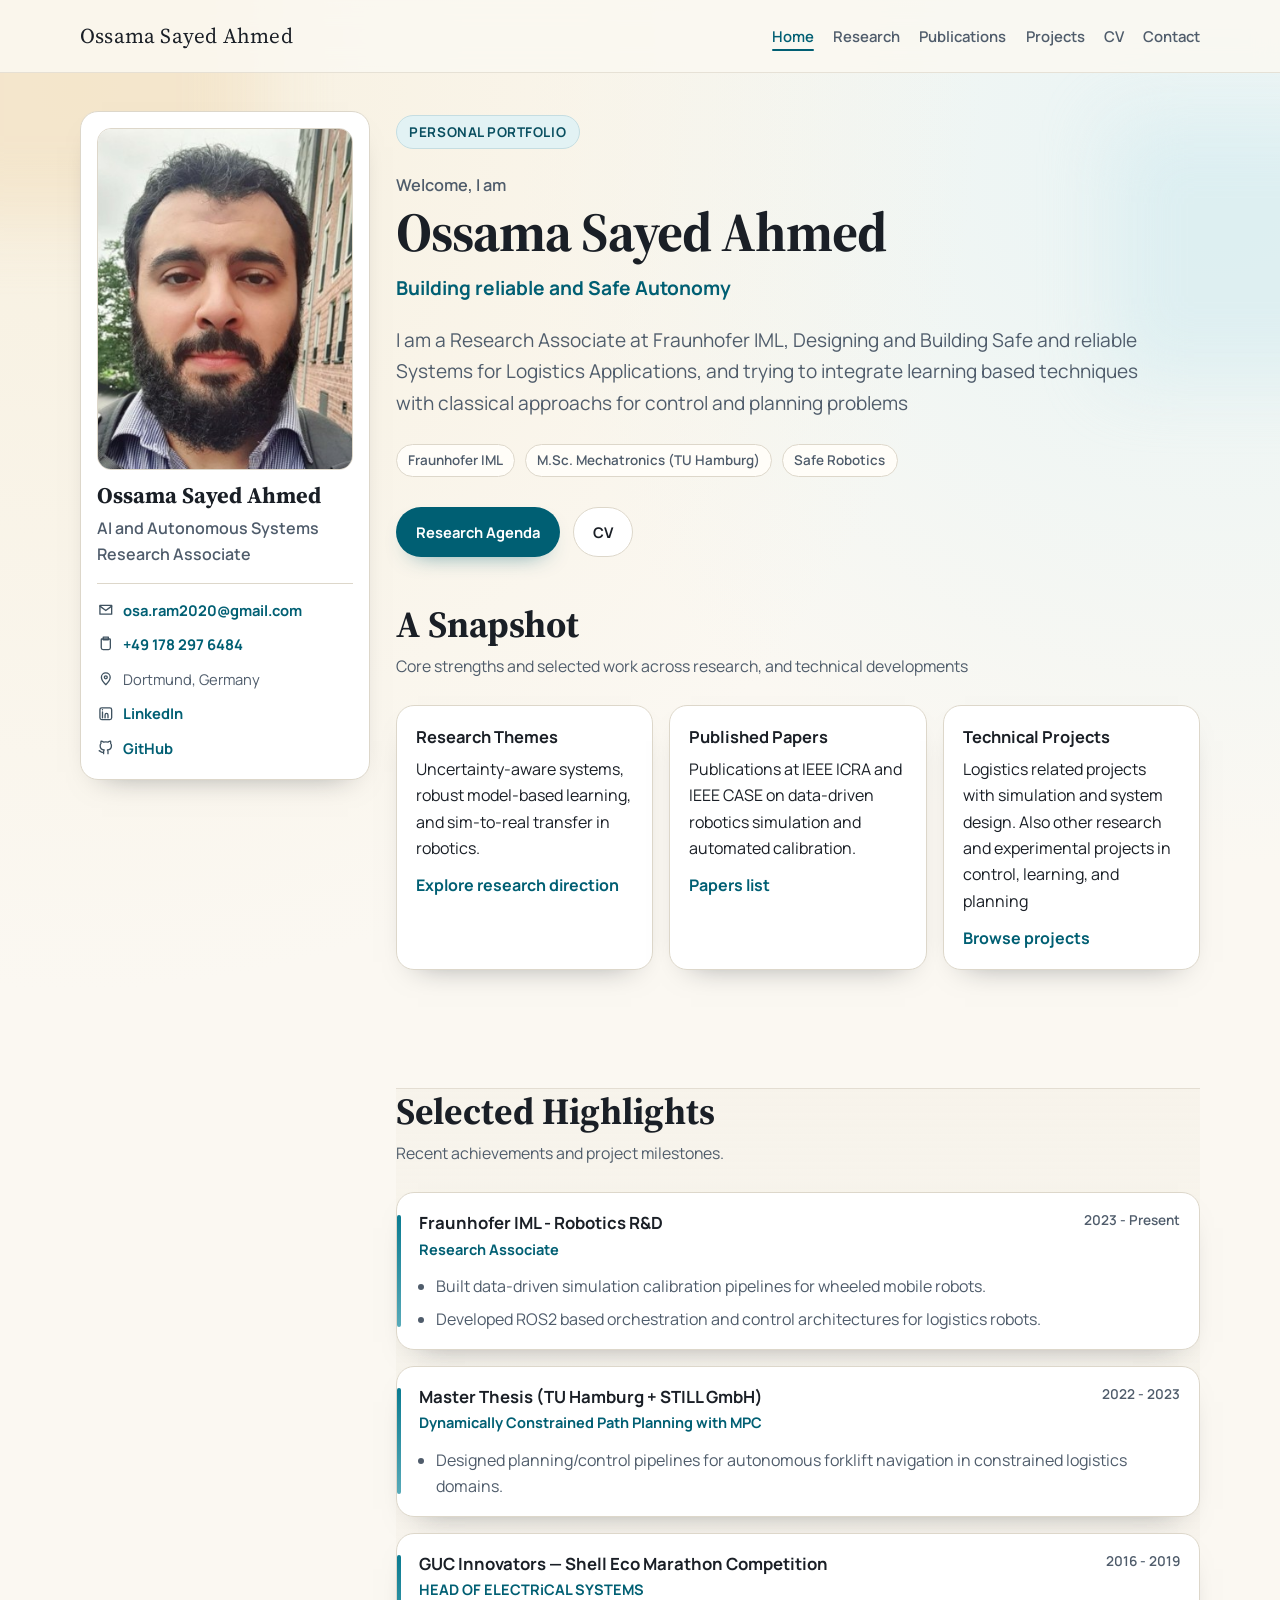
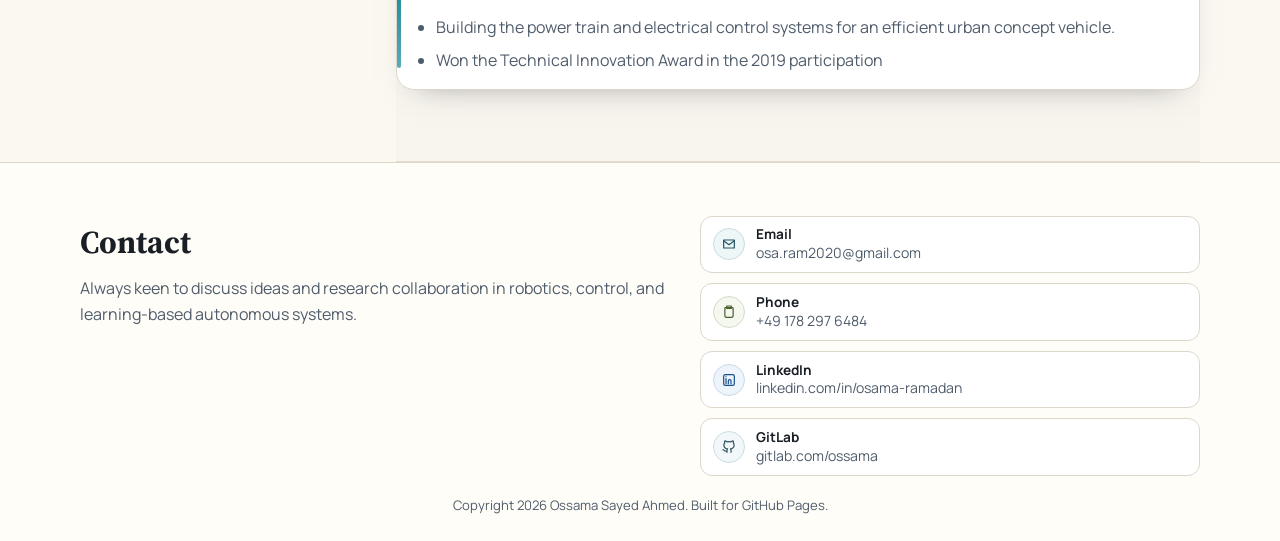
<file: index.html>
<!DOCTYPE html>
<html lang="en">
<head>
  <meta charset="UTF-8">
  <meta name="viewport" content="width=device-width, initial-scale=1.0">
  <meta name="description" content="Personal academic portfolio of Ossama Ahmed in robotics, control, and autonomous systems.">
  <title>Ossama Sayed Ahmed | Portfolio</title>
  <link rel="preconnect" href="https://fonts.googleapis.com">
  <link rel="preconnect" href="https://fonts.gstatic.com" crossorigin>
  <link href="https://fonts.googleapis.com/css2?family=Manrope:wght@400;500;600;700;800&family=Source+Serif+4:opsz,wght@8..60,500;8..60,700&display=swap" rel="stylesheet">
  <link rel="stylesheet" href="assets/css/style.css">
</head>
<body>
  <div class="bg-orb orb-a" aria-hidden="true"></div>
  <div class="bg-orb orb-b" aria-hidden="true"></div>

  <header class="site-header">
    <nav class="navbar container" aria-label="Main navigation">
      <a class="logo" href="index.html">Ossama Sayed Ahmed</a>
      <ul class="nav-links">
        <li><a href="index.html" data-nav="home">Home</a></li>
        <li><a href="research.html" data-nav="research">Research</a></li>
        <li><a href="publications.html" data-nav="publications">Publications</a></li>
        <li><a href="projects.html" data-nav="projects">Projects</a></li>
        <li><a href="cv.html" data-nav="cv">CV</a></li>
        <li><a href="#contact">Contact</a></li>
      </ul>
    </nav>
  </header>

  <main class="home-main container">
    <aside class="home-sidebar reveal" aria-label="Profile and contact">
      <div class="sidebar-card card">
        <div class="profile-photo-wrap">
          <img src="assets/images/Oss.jpeg" alt="Portrait of Ossama Ahmed" class="profile-photo">
        </div>
        <div class="profile-details">
          <h2>Ossama Sayed Ahmed</h2>
          <p>AI and Autonomous Systems Research Associate</p>
        </div>
        <ul class="sidebar-contact-list">
          <li>
            <span class="contact-item">
              <span class="contact-icon" aria-hidden="true">
                <svg viewBox="0 0 24 24" fill="none" xmlns="http://www.w3.org/2000/svg">
                  <path d="M4 6h16v12H4z" stroke="currentColor" stroke-width="1.8" stroke-linejoin="round"/>
                  <path d="m4 7 8 6 8-6" stroke="currentColor" stroke-width="1.8" stroke-linecap="round" stroke-linejoin="round"/>
                </svg>
              </span>
              <a href="mailto:osa.ram2020@gmail.com">osa.ram2020@gmail.com</a>
            </span>
          </li>
          <li>
            <span class="contact-item">
              <span class="contact-icon" aria-hidden="true">
                <svg viewBox="0 0 24 24" fill="none" xmlns="http://www.w3.org/2000/svg">
                  <path d="M8.5 3h7v3.5h-7z" stroke="currentColor" stroke-width="1.8" stroke-linejoin="round"/>
                  <path d="M6.8 5.5h10.4a1 1 0 0 1 1 1v11a2.5 2.5 0 0 1-2.5 2.5H8.3A2.5 2.5 0 0 1 5.8 17.5v-11a1 1 0 0 1 1-1Z" stroke="currentColor" stroke-width="1.8"/>
                </svg>
              </span>
              <a href="tel:+491782976484">+49 178 297 6484</a>
            </span>
          </li>
          <li>
            <span class="contact-item">
              <span class="contact-icon" aria-hidden="true">
                <svg viewBox="0 0 24 24" fill="none" xmlns="http://www.w3.org/2000/svg">
                  <path d="M12 20s6-5.7 6-10a6 6 0 1 0-12 0c0 4.3 6 10 6 10Z" stroke="currentColor" stroke-width="1.8" stroke-linejoin="round"/>
                  <circle cx="12" cy="10" r="2" stroke="currentColor" stroke-width="1.8"/>
                </svg>
              </span>
              <span>Dortmund, Germany</span>
            </span>
          </li>
          <li>
            <span class="contact-item">
              <span class="contact-icon" aria-hidden="true">
                <svg viewBox="0 0 24 24" fill="none" xmlns="http://www.w3.org/2000/svg">
                  <path d="M7.5 9.5v8M7.5 6.5v.01M11 17.5v-4c0-1.1.9-2 2-2s2 .9 2 2v4" stroke="currentColor" stroke-width="1.8" stroke-linecap="round"/>
                  <rect x="4" y="4" width="16" height="16" rx="2.5" stroke="currentColor" stroke-width="1.8"/>
                </svg>
              </span>
              <a href="https://www.linkedin.com/in/osama-ramadan" target="_blank" rel="noopener noreferrer">LinkedIn</a>
            </span>
          </li>
          <li>
            <span class="contact-item">
              <span class="contact-icon" aria-hidden="true">
                <svg viewBox="0 0 24 24" fill="none" xmlns="http://www.w3.org/2000/svg">
                  <path d="M9 18c-4 1.2-4-2-6-2m12 4v-3a2.7 2.7 0 0 0-.8-2.1c2.7-.3 5.5-1.3 5.5-5.8A4.5 4.5 0 0 0 18.5 6 4.2 4.2 0 0 0 18.4 3S17.3 2.7 15 4.2a12 12 0 0 0-6 0C6.7 2.7 5.6 3 5.6 3A4.2 4.2 0 0 0 5.5 6a4.5 4.5 0 0 0-1.2 3.1c0 4.5 2.8 5.5 5.5 5.8A2.7 2.7 0 0 0 9 17v3" stroke="currentColor" stroke-width="1.8" stroke-linecap="round" stroke-linejoin="round"/>
                </svg>
              </span>
              <a href="https://github.com/posquito" target="_blank" rel="noopener noreferrer">GitHub</a>
            </span>
          </li>
        </ul>
      </div>
    </aside>

    <div class="home-content">
      <section class="hero reveal">
        <p class="eyebrow">Personal Portfolio</p>
        <p class="hero-intro">Welcome, I am</p>
        <h1 class="hero-name">Ossama Sayed Ahmed</h1>
        <p class="hero-role">Building reliable and Safe Autonomy</p>
        <p class="subtitle">
          I am a Research Associate at Fraunhofer IML, Designing and Building Safe and reliable Systems for Logistics Applications, and trying to integrate learning
          based techniques with classical approachs for control and planning problems
        </p>
        <div class="hero-meta">
          <span>Fraunhofer IML</span>
          <span>M.Sc. Mechatronics (TU Hamburg)</span>
          <span>Safe Robotics</span>
        </div>
        <div class="hero-cta">
          <a href="research.html" class="btn btn-primary">Research Agenda</a>
          <a href="cv.html" class="btn btn-secondary">CV</a>
        </div>
      </section>

      <section class="section reveal">
        <div class="section-heading">
          <h2>A Snapshot</h2>
          <p>Core strengths and selected work across research, and technical developments</p>
        </div>
        <div class="quick-grid">
          <article class="card quick-card">
            <h3>Research Themes</h3>
            <p>Uncertainty-aware systems, robust model-based learning, and sim-to-real transfer in robotics.</p>
            <a href="research.html" class="text-link">Explore research direction</a>
          </article>
          <article class="card quick-card">
            <h3>Published Papers</h3>
            <p>Publications at IEEE ICRA and IEEE CASE on data-driven robotics simulation and automated calibration.</p>
            <a href="publications.html" class="text-link">Papers list</a>
          </article>
          <article class="card quick-card">
            <h3>Technical Projects</h3>
            <p>Logistics related projects with simulation and system design. Also other research and experimental projects in control, learning, and planning</p>
            <a href="projects.html" class="text-link">Browse projects</a>
          </article>
        </div>
      </section>

      <section class="section section-alt reveal">
        <div class="section-heading">
          <h2>Selected Highlights</h2>
          <p>Recent achievements and project milestones.</p>
        </div>
        <div class="timeline compact-timeline">
          <article class="timeline-item card">
            <div class="timeline-head">
              <div>
                <h3>Fraunhofer IML - Robotics R&amp;D</h3>
                <p class="role">Research Associate</p>
              </div>
              <p class="date">2023 - Present</p>
            </div>
            <ul>
              <li>Built data-driven simulation calibration pipelines for wheeled mobile robots.</li>
              <li>Developed ROS2 based orchestration and control architectures for logistics robots.</li>
            </ul>
          </article>
          <article class="timeline-item card">
            <div class="timeline-head">
              <div>
                <h3>Master Thesis (TU Hamburg + STILL GmbH)</h3>
                <p class="role">Dynamically Constrained Path Planning with MPC</p>
              </div>
              <p class="date">2022 - 2023</p>
            </div>
            <ul>
              <li>Designed planning/control pipelines for autonomous forklift navigation in constrained logistics domains.</li>
            </ul>
          </article>
          <article class="timeline-item card">
            <div class="timeline-head">
              <div>
                <h3>GUC Innovators — Shell Eco Marathon Competition</h3>
                <p class="role">HEAD OF ELECTRiCAL SYSTEMS</p>
              </div>
              <p class="date">2016 - 2019</p>
            </div>
            <ul>
              <li>Building the power train and electrical control systems for an efficient urban concept vehicle.</li>
              <li>Won the Technical Innovation Award in the 2019 participation</li>
            </ul>
          </article>
        </div>
      </section>
    </div>
  </main>

  <footer id="contact" class="footer reveal">
    <div class="container footer-grid">
      <div>
        <h2>Contact</h2>
        <p>Always keen to discuss ideas and research collaboration in robotics, control, and learning-based autonomous systems.</p>
      </div>
      <div class="contact-list" aria-label="Contact links">
        <a class="contact-link" href="mailto:osa.ram2020@gmail.com" aria-label="Send an email to Ossama Ahmed">
          <span class="contact-link-icon" aria-hidden="true">
            <svg viewBox="0 0 24 24" fill="none" xmlns="http://www.w3.org/2000/svg">
              <path d="M4 6h16v12H4z" stroke="currentColor" stroke-width="1.8" stroke-linejoin="round"/>
              <path d="m4 7 8 6 8-6" stroke="currentColor" stroke-width="1.8" stroke-linecap="round" stroke-linejoin="round"/>
            </svg>
          </span>
          <span class="contact-link-text">
            <strong>Email</strong>
            <span>osa.ram2020@gmail.com</span>
          </span>
        </a>
        <a class="contact-link" href="tel:+491782976484" aria-label="Call Ossama Ahmed">
          <span class="contact-link-icon" aria-hidden="true">
            <svg viewBox="0 0 24 24" fill="none" xmlns="http://www.w3.org/2000/svg">
              <path d="M8.5 3h7v3.5h-7z" stroke="currentColor" stroke-width="1.8" stroke-linejoin="round"/>
              <path d="M6.8 5.5h10.4a1 1 0 0 1 1 1v11a2.5 2.5 0 0 1-2.5 2.5H8.3A2.5 2.5 0 0 1 5.8 17.5v-11a1 1 0 0 1 1-1Z" stroke="currentColor" stroke-width="1.8"/>
            </svg>
          </span>
          <span class="contact-link-text">
            <strong>Phone</strong>
            <span>+49 178 297 6484</span>
          </span>
        </a>
        <a class="contact-link" href="https://www.linkedin.com/in/osama-ramadan" target="_blank" rel="noopener noreferrer" aria-label="Open Ossama Ahmed LinkedIn profile">
          <span class="contact-link-icon" aria-hidden="true">
            <svg viewBox="0 0 24 24" fill="none" xmlns="http://www.w3.org/2000/svg">
              <path d="M7.5 9.5v8M7.5 6.5v.01M11 17.5v-4c0-1.1.9-2 2-2s2 .9 2 2v4" stroke="currentColor" stroke-width="1.8" stroke-linecap="round"/>
              <rect x="4" y="4" width="16" height="16" rx="2.5" stroke="currentColor" stroke-width="1.8"/>
            </svg>
          </span>
          <span class="contact-link-text">
            <strong>LinkedIn</strong>
            <span>linkedin.com/in/osama-ramadan</span>
          </span>
        </a>
        <a class="contact-link" href="https://gitlab.com/osa.ram2020/projects" target="_blank" rel="noopener noreferrer" aria-label="Open Ossama Ahmed GitHub profile">
          <span class="contact-link-icon" aria-hidden="true">
            <svg viewBox="0 0 24 24" fill="none" xmlns="http://www.w3.org/2000/svg">
              <path d="M9 18c-4 1.2-4-2-6-2m12 4v-3a2.7 2.7 0 0 0-.8-2.1c2.7-.3 5.5-1.3 5.5-5.8A4.5 4.5 0 0 0 18.5 6 4.2 4.2 0 0 0 18.4 3S17.3 2.7 15 4.2a12 12 0 0 0-6 0C6.7 2.7 5.6 3 5.6 3A4.2 4.2 0 0 0 5.5 6a4.5 4.5 0 0 0-1.2 3.1c0 4.5 2.8 5.5 5.5 5.8A2.7 2.7 0 0 0 9 17v3" stroke="currentColor" stroke-width="1.8" stroke-linecap="round" stroke-linejoin="round"/>
            </svg>
          </span>
          <span class="contact-link-text">
            <strong>GitLab</strong>
            <span>gitlab.com/ossama</span>
          </span>
        </a>
      </div>
    </div>
    <p class="copyright">Copyright 2026 Ossama Sayed Ahmed. Built for GitHub Pages.</p>
  </footer>

  <script src="assets/js/main.js"></script>
</body>
</html>
</file>
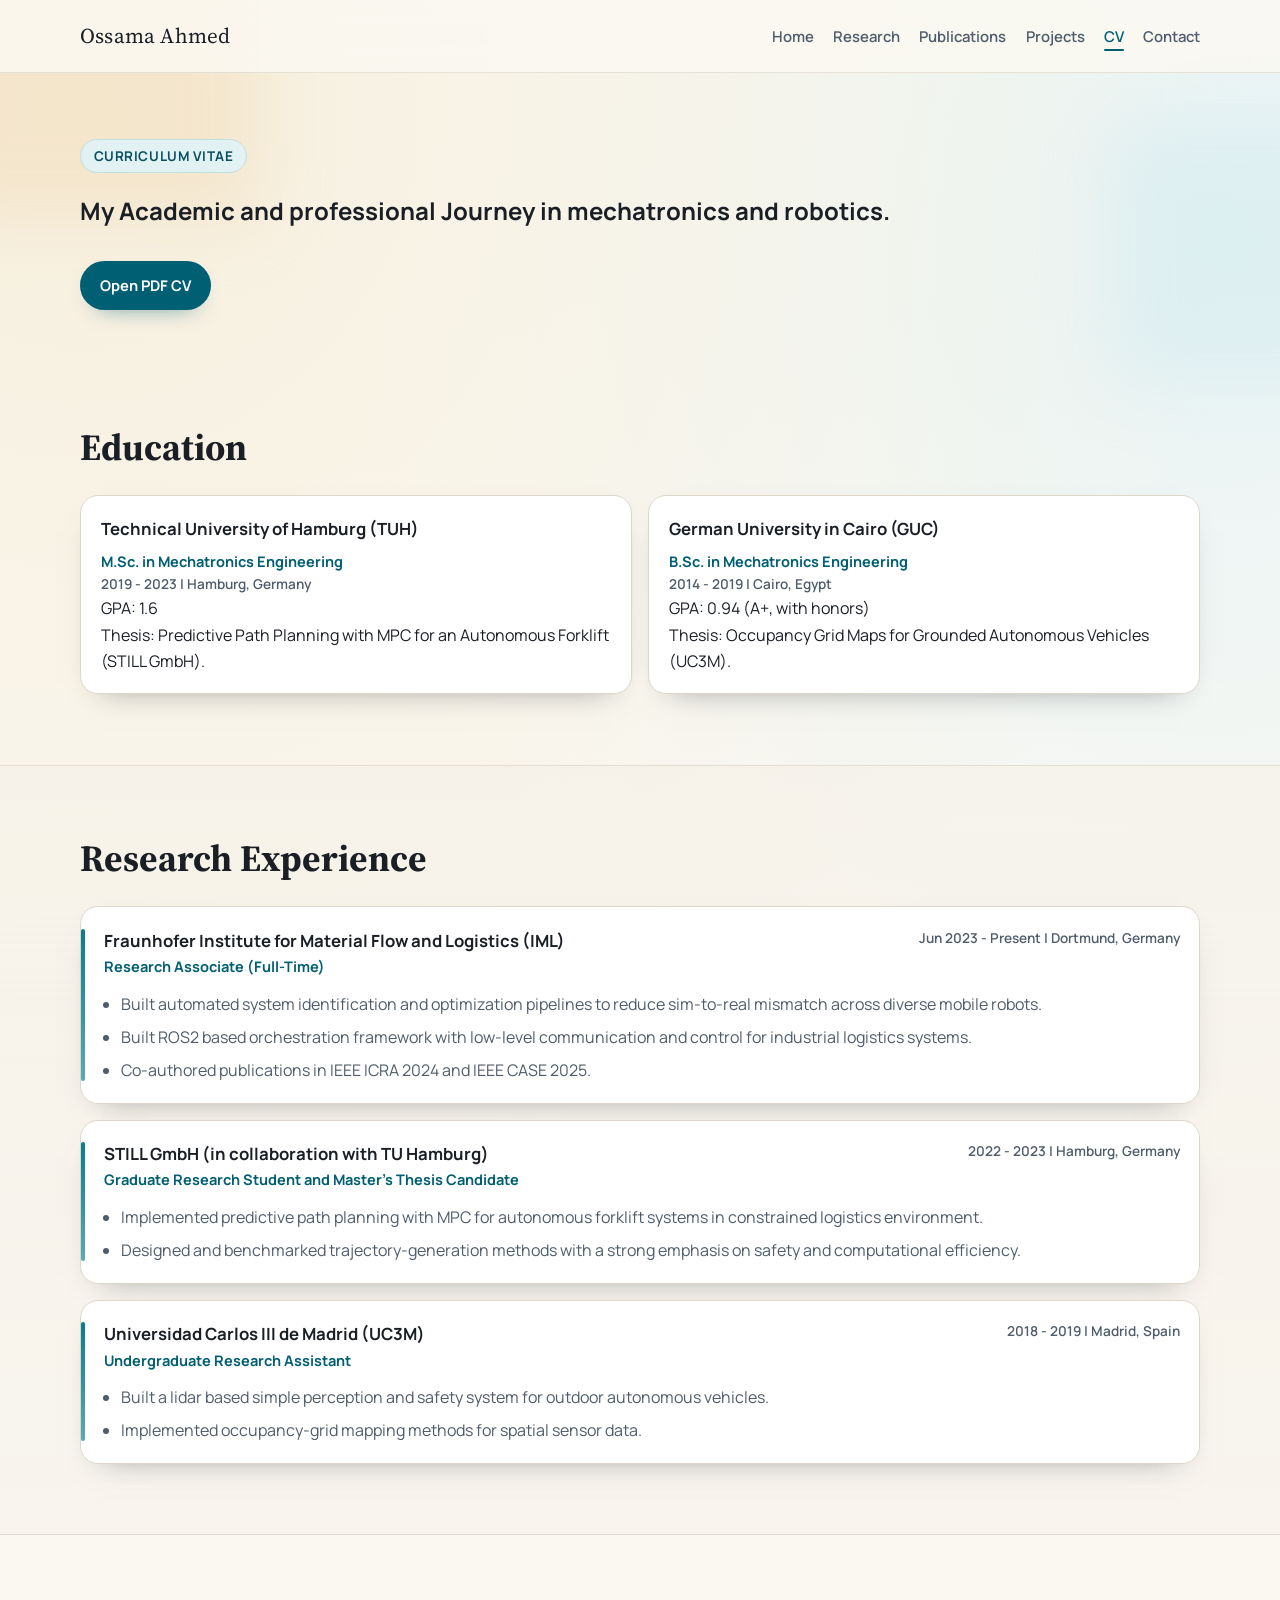
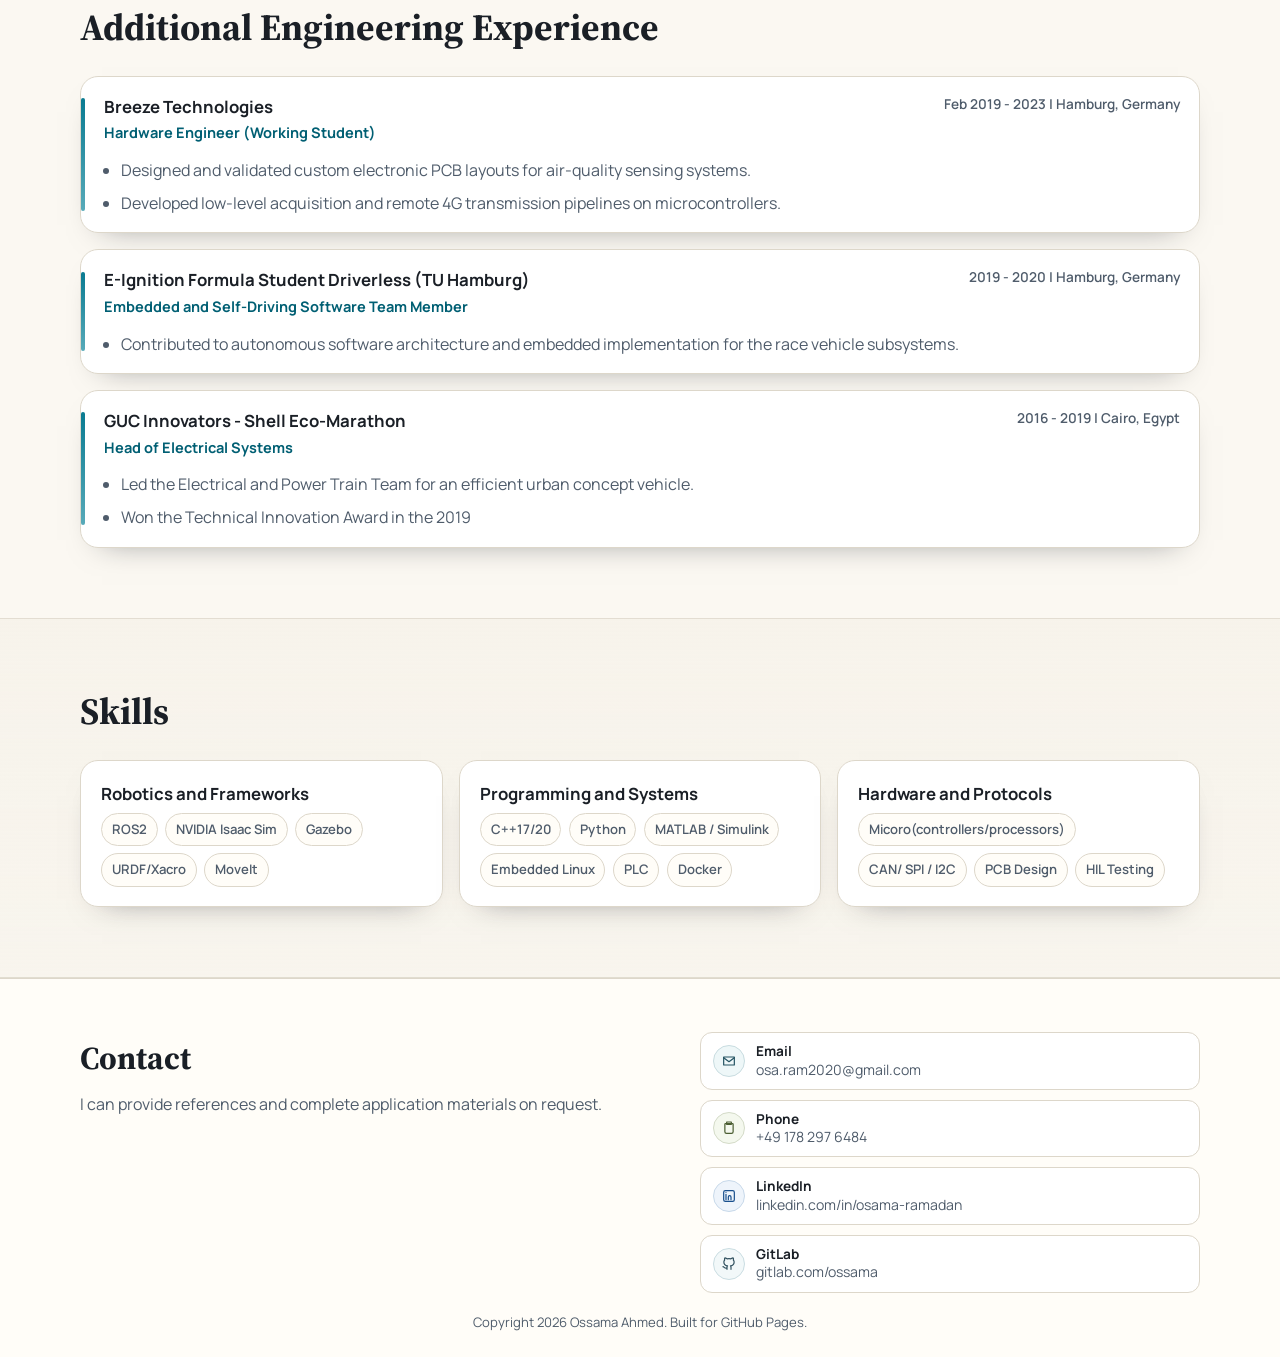
<file: cv.html>
<!DOCTYPE html>
<html lang="en">
<head>
  <meta charset="UTF-8">
  <meta name="viewport" content="width=device-width, initial-scale=1.0">
  <meta name="description" content="Curriculum vitae of Ossama Ahmed.">
  <title>CV | Ossama Ahmed</title>
  <link rel="preconnect" href="https://fonts.googleapis.com">
  <link rel="preconnect" href="https://fonts.gstatic.com" crossorigin>
  <link href="https://fonts.googleapis.com/css2?family=Manrope:wght@400;500;600;700;800&family=Source+Serif+4:opsz,wght@8..60,500;8..60,700&display=swap" rel="stylesheet">
  <link rel="stylesheet" href="assets/css/style.css">
</head>
<body>
  <div class="bg-orb orb-a" aria-hidden="true"></div>
  <div class="bg-orb orb-b" aria-hidden="true"></div>

  <header class="site-header">
    <nav class="navbar container" aria-label="Main navigation">
      <a class="logo" href="index.html">Ossama Ahmed</a>
      <ul class="nav-links">
        <li><a href="index.html" data-nav="home">Home</a></li>
        <li><a href="research.html" data-nav="research">Research</a></li>
        <li><a href="publications.html" data-nav="publications">Publications</a></li>
        <li><a href="projects.html" data-nav="projects">Projects</a></li>
        <li><a href="cv.html" data-nav="cv">CV</a></li>
        <li><a href="#contact">Contact</a></li>
      </ul>
    </nav>
  </header>

  <main>
    <section class="page-hero container reveal">
      <p class="eyebrow">Curriculum Vitae</p>
      <h1>My Academic and professional Journey in mechatronics and robotics.</h1>
      <div class="hero-cta">
        <a href="assets/Awesome_CV.pdf" class="btn btn-primary" target="_blank" rel="noopener noreferrer">Open PDF CV</a>
      </div>
    </section>

    <section class="section container reveal">
      <div class="section-heading">
        <h2>Education</h2>
      </div>
      <div class="edu-grid">
        <article class="card edu-card">
          <h3>Technical University of Hamburg (TUH)</h3>
          <p class="degree">M.Sc. in Mechatronics Engineering</p>
          <p class="date">2019 - 2023 | Hamburg, Germany</p>
          <p>GPA: 1.6</p>
          <p>Thesis: Predictive Path Planning with MPC for an Autonomous Forklift (STILL GmbH).</p>
        </article>
        <article class="card edu-card">
          <h3>German University in Cairo (GUC)</h3>
          <p class="degree">B.Sc. in Mechatronics Engineering</p>
          <p class="date">2014 - 2019 | Cairo, Egypt</p>
          <p>GPA: 0.94 (A+, with honors)</p>
          <p>Thesis: Occupancy Grid Maps for Grounded Autonomous Vehicles (UC3M).</p>
        </article>
      </div>
    </section>

    <section class="section section-alt reveal">
      <div class="container">
        <div class="section-heading">
          <h2>Research Experience</h2>
        </div>
        <div class="timeline">
          <article class="timeline-item card">
            <div class="timeline-head">
              <div>
                <h3>Fraunhofer Institute for Material Flow and Logistics (IML)</h3>
                <p class="role">Research Associate (Full-Time)</p>
              </div>
              <p class="date">Jun 2023 - Present | Dortmund, Germany</p>
            </div>
            <ul>
              <li>Built automated system identification and optimization pipelines to reduce sim-to-real mismatch across diverse mobile robots.</li>
              <li>Built ROS2 based orchestration framework with low-level communication and control for industrial logistics systems.</li>
              <li>Co-authored publications in IEEE ICRA 2024 and IEEE CASE 2025.</li>
            </ul>
          </article>

          <article class="timeline-item card">
            <div class="timeline-head">
              <div>
                <h3>STILL GmbH (in collaboration with TU Hamburg)</h3>
                <p class="role">Graduate Research Student and Master's Thesis Candidate</p>
              </div>
              <p class="date">2022 - 2023 | Hamburg, Germany</p>
            </div>
            <ul>
              <li>Implemented predictive path planning with MPC for autonomous forklift systems in constrained logistics environment.</li>
              <li>Designed and benchmarked trajectory-generation methods with a strong emphasis on safety and computational efficiency.</li>
            </ul>
          </article>

          <article class="timeline-item card">
            <div class="timeline-head">
              <div>
                <h3>Universidad Carlos III de Madrid (UC3M)</h3>
                <p class="role">Undergraduate Research Assistant</p>
              </div>
              <p class="date">2018 - 2019 | Madrid, Spain</p>
            </div>
            <ul>
              <li>Built a lidar based simple perception and safety system for outdoor autonomous vehicles.</li>
              <li>Implemented occupancy-grid mapping methods for spatial sensor data.</li>
            </ul>
          </article>
        </div>
      </div>
    </section>

    <section class="section container reveal">
      <div class="section-heading">
        <h2>Additional Engineering Experience</h2>
      </div>
      <div class="timeline compact-timeline">
        <article class="timeline-item card">
          <div class="timeline-head">
            <div>
              <h3>Breeze Technologies</h3>
              <p class="role">Hardware Engineer (Working Student)</p>
            </div>
            <p class="date">Feb 2019 - 2023 | Hamburg, Germany</p>
          </div>
          <ul>
            <li>Designed and validated custom electronic PCB layouts for air-quality sensing systems.</li>
            <li>Developed low-level acquisition and remote 4G transmission pipelines on microcontrollers.</li>
          </ul>
        </article>

        <article class="timeline-item card">
          <div class="timeline-head">
            <div>
              <h3>E-Ignition Formula Student Driverless (TU Hamburg)</h3>
              <p class="role">Embedded and Self-Driving Software Team Member</p>
            </div>
            <p class="date">2019 - 2020 | Hamburg, Germany</p>
          </div>
          <ul>
            <li>Contributed to autonomous software architecture and embedded implementation for the race vehicle subsystems.</li>
          </ul>
        </article>

        <article class="timeline-item card">
          <div class="timeline-head">
            <div>
              <h3>GUC Innovators - Shell Eco-Marathon</h3>
              <p class="role">Head of Electrical Systems</p>
            </div>
            <p class="date">2016 - 2019 | Cairo, Egypt</p>
          </div>
          <ul>
            <li>Led the Electrical and Power Train Team for an efficient urban concept vehicle.</li>
            <li>Won the Technical Innovation Award in the 2019</li>
          </ul>
        </article>
      </div>
    </section>

    <section class="section section-alt reveal">
      <div class="container">
        <div class="section-heading">
          <h2>Skills</h2>
        </div>
        <div class="skills-grid">
          <article class="card skill-card">
            <h3>Robotics and Frameworks</h3>
            <div class="skills-list">
              <span>ROS2</span>
              <span>NVIDIA Isaac Sim</span>
              <span>Gazebo</span>
              <span>URDF/Xacro</span>
              <span>MoveIt</span>
            </div>
          </article>
          <article class="card skill-card">
            <h3>Programming and Systems</h3>
            <div class="skills-list">
              <span>C++17/20</span>
              <span>Python</span>
              <span>MATLAB / Simulink</span>
              <span>Embedded Linux</span>
              <span>PLC</span>
              <span>Docker</span>
            </div>
          </article>
          <article class="card skill-card">
            <h3>Hardware and Protocols</h3>
            <div class="skills-list">
              <span>Micoro(controllers/processors)</span>
              <span>CAN/ SPI / I2C</span>
              <span>PCB Design</span>
              <span>HIL Testing</span>
            </div>
          </article>
        </div>
      </div>
    </section>
  </main>

  <footer id="contact" class="footer reveal">
    <div class="container footer-grid">
      <div>
        <h2>Contact</h2>
        <p>I can provide references and complete application materials on request.</p>
      </div>
      <div class="contact-list" aria-label="Contact links">
        <a class="contact-link" href="mailto:osa.ram2020@gmail.com" aria-label="Send an email to Ossama Ahmed">
          <span class="contact-link-icon" aria-hidden="true">
            <svg viewBox="0 0 24 24" fill="none" xmlns="http://www.w3.org/2000/svg">
              <path d="M4 6h16v12H4z" stroke="currentColor" stroke-width="1.8" stroke-linejoin="round"/>
              <path d="m4 7 8 6 8-6" stroke="currentColor" stroke-width="1.8" stroke-linecap="round" stroke-linejoin="round"/>
            </svg>
          </span>
          <span class="contact-link-text">
            <strong>Email</strong>
            <span>osa.ram2020@gmail.com</span>
          </span>
        </a>
        <a class="contact-link" href="tel:+491782976484" aria-label="Call Ossama Ahmed">
          <span class="contact-link-icon" aria-hidden="true">
            <svg viewBox="0 0 24 24" fill="none" xmlns="http://www.w3.org/2000/svg">
              <path d="M8.5 3h7v3.5h-7z" stroke="currentColor" stroke-width="1.8" stroke-linejoin="round"/>
              <path d="M6.8 5.5h10.4a1 1 0 0 1 1 1v11a2.5 2.5 0 0 1-2.5 2.5H8.3A2.5 2.5 0 0 1 5.8 17.5v-11a1 1 0 0 1 1-1Z" stroke="currentColor" stroke-width="1.8"/>
            </svg>
          </span>
          <span class="contact-link-text">
            <strong>Phone</strong>
            <span>+49 178 297 6484</span>
          </span>
        </a>
        <a class="contact-link" href="https://www.linkedin.com/in/osama-ramadan" target="_blank" rel="noopener noreferrer" aria-label="Open Ossama Ahmed LinkedIn profile">
          <span class="contact-link-icon" aria-hidden="true">
            <svg viewBox="0 0 24 24" fill="none" xmlns="http://www.w3.org/2000/svg">
              <path d="M7.5 9.5v8M7.5 6.5v.01M11 17.5v-4c0-1.1.9-2 2-2s2 .9 2 2v4" stroke="currentColor" stroke-width="1.8" stroke-linecap="round"/>
              <rect x="4" y="4" width="16" height="16" rx="2.5" stroke="currentColor" stroke-width="1.8"/>
            </svg>
          </span>
          <span class="contact-link-text">
            <strong>LinkedIn</strong>
            <span>linkedin.com/in/osama-ramadan</span>
          </span>
        </a>
        <a class="contact-link" href="https://gitlab.com/osa.ram2020/projects" target="_blank" rel="noopener noreferrer" aria-label="Open Ossama Ahmed GitHub profile">
          <span class="contact-link-icon" aria-hidden="true">
            <svg viewBox="0 0 24 24" fill="none" xmlns="http://www.w3.org/2000/svg">
              <path d="M9 18c-4 1.2-4-2-6-2m12 4v-3a2.7 2.7 0 0 0-.8-2.1c2.7-.3 5.5-1.3 5.5-5.8A4.5 4.5 0 0 0 18.5 6 4.2 4.2 0 0 0 18.4 3S17.3 2.7 15 4.2a12 12 0 0 0-6 0C6.7 2.7 5.6 3 5.6 3A4.2 4.2 0 0 0 5.5 6a4.5 4.5 0 0 0-1.2 3.1c0 4.5 2.8 5.5 5.5 5.8A2.7 2.7 0 0 0 9 17v3" stroke="currentColor" stroke-width="1.8" stroke-linecap="round" stroke-linejoin="round"/>
            </svg>
          </span>
          <span class="contact-link-text">
            <strong>GitLab</strong>
            <span>gitlab.com/ossama</span>
          </span>
        </a>
      </div>
    </div>
    <p class="copyright">Copyright 2026 Ossama Ahmed. Built for GitHub Pages.</p>
  </footer>

  <script src="assets/js/main.js"></script>
</body>
</html>
</file>
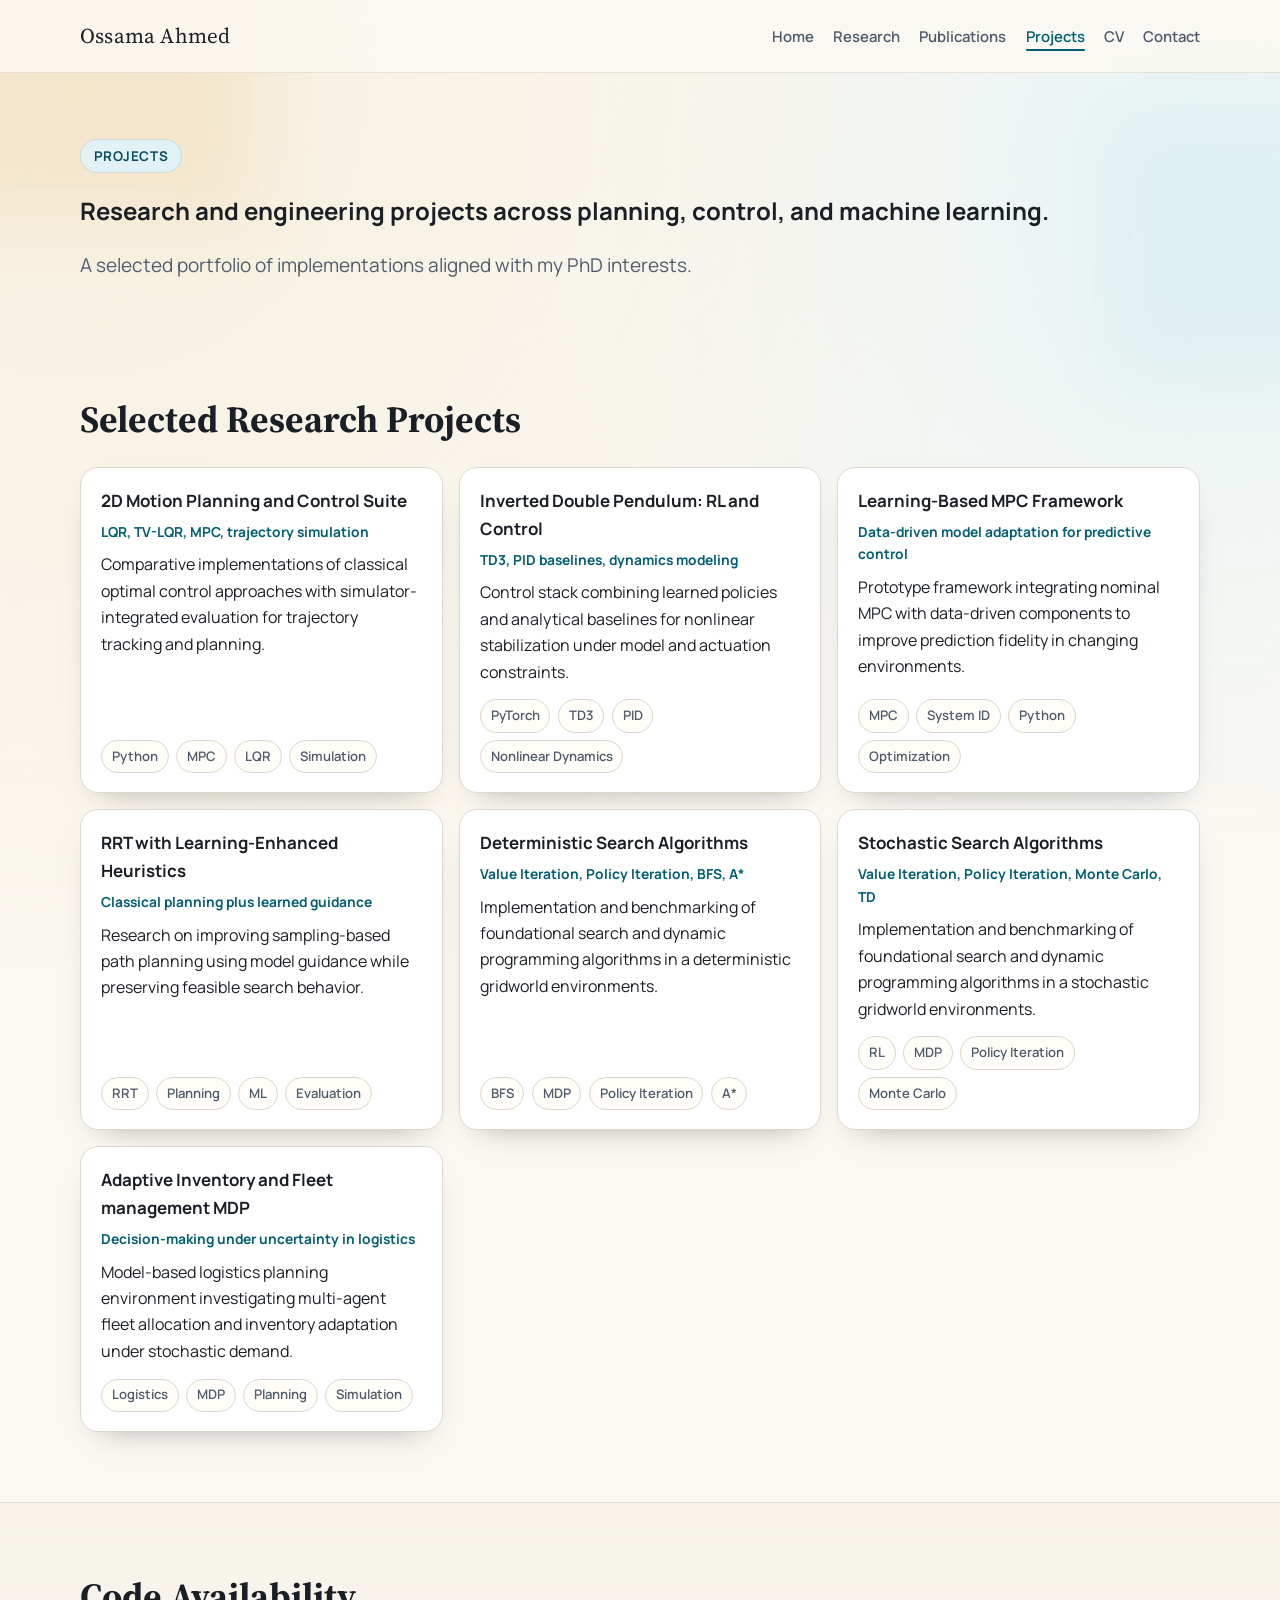
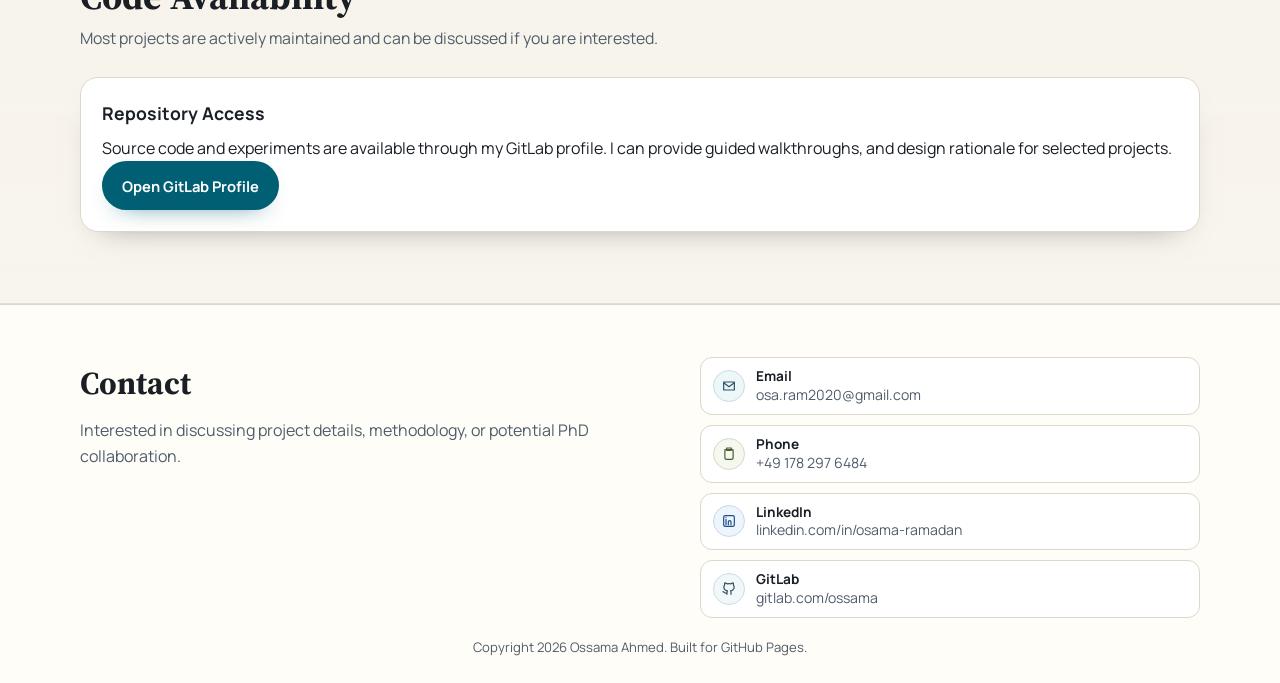
<file: projects.html>
<!DOCTYPE html>
<html lang="en">
<head>
  <meta charset="UTF-8">
  <meta name="viewport" content="width=device-width, initial-scale=1.0">
  <meta name="description" content="Selected technical and research projects by Ossama Ahmed.">
  <title>Projects | Ossama Ahmed</title>
  <link rel="preconnect" href="https://fonts.googleapis.com">
  <link rel="preconnect" href="https://fonts.gstatic.com" crossorigin>
  <link href="https://fonts.googleapis.com/css2?family=Manrope:wght@400;500;600;700;800&family=Source+Serif+4:opsz,wght@8..60,500;8..60,700&display=swap" rel="stylesheet">
  <link rel="stylesheet" href="assets/css/style.css">
</head>
<body>
  <div class="bg-orb orb-a" aria-hidden="true"></div>
  <div class="bg-orb orb-b" aria-hidden="true"></div>

  <header class="site-header">
    <nav class="navbar container" aria-label="Main navigation">
      <a class="logo" href="index.html">Ossama Ahmed</a>
      <ul class="nav-links">
        <li><a href="index.html" data-nav="home">Home</a></li>
        <li><a href="research.html" data-nav="research">Research</a></li>
        <li><a href="publications.html" data-nav="publications">Publications</a></li>
        <li><a href="projects.html" data-nav="projects">Projects</a></li>
        <li><a href="cv.html" data-nav="cv">CV</a></li>
        <li><a href="#contact">Contact</a></li>
      </ul>
    </nav>
  </header>

  <main>
    <section class="page-hero container reveal">
      <p class="eyebrow">Projects</p>
      <h1>Research and engineering projects across planning, control, and machine learning.</h1>
      <p class="subtitle">A selected portfolio of implementations aligned with my PhD interests.</p>
    </section>

    <section class="section container reveal">
      <div class="section-heading">
        <h2>Selected Research Projects</h2>
      </div>
      <div class="project-grid">
        <article class="card project-card">
          <h3><a href="https://gitlab.com/osa.ram2020/projects/-/tree/main/Research_ws/Classical_&_Learning_Based%20Problems/2D_Motion_Planning?ref_type=heads" target="_blank" rel="noopener noreferrer">2D Motion Planning and Control Suite</a></h3>
          <p class="project-meta">LQR, TV-LQR, MPC, trajectory simulation</p>
          <p>Comparative implementations of classical optimal control approaches with simulator-integrated evaluation for trajectory tracking and planning.</p>
          <div class="skills-list">
            <span>Python</span>
            <span>MPC</span>
            <span>LQR</span>
            <span>Simulation</span>
          </div>
        </article>

        <article class="card project-card">
          <h3><a href="https://gitlab.com/osa.ram2020/projects/-/tree/main/Research_ws/Classical_&_Learning_Based%20Problems/Inverted-D-Pendulum?ref_type=heads" target="_blank" rel="noopener noreferrer">Inverted Double Pendulum: RL and Control</a></h3>
          <p class="project-meta">TD3, PID baselines, dynamics modeling</p>
          <p>Control stack combining learned policies and analytical baselines for nonlinear stabilization under model and actuation constraints.</p>
          <div class="skills-list">
            <span>PyTorch</span>
            <span>TD3</span>
            <span>PID</span>
            <span>Nonlinear Dynamics</span>
          </div>
        </article>

        <article class="card project-card">
          <h3><a href="https://gitlab.com/osa.ram2020/projects/-/tree/main/Research_ws/Classical_&_Learning_Based%20Problems/Learning-Based%20MPC?ref_type=heads" target="_blank" rel="noopener noreferrer">Learning-Based MPC Framework</a></h3>
          <p class="project-meta">Data-driven model adaptation for predictive control</p>
          <p>Prototype framework integrating nominal MPC with data-driven components to improve prediction fidelity in changing environments.</p>
          <div class="skills-list">
            <span>MPC</span>
            <span>System ID</span>
            <span>Python</span>
            <span>Optimization</span>
          </div>
        </article>

        <article class="card project-card">
          <h3><a href="https://gitlab.com/osa.ram2020/projects/-/tree/main/Research_ws/Classical_&_Learning_Based%20Problems/RRT_ML?ref_type=heads" target="_blank" rel="noopener noreferrer">RRT with Learning-Enhanced Heuristics</a></h3>
          <p class="project-meta">Classical planning plus learned guidance</p>
          <p>Research on improving sampling-based path planning using model guidance while preserving feasible search behavior.</p>
          <div class="skills-list">
            <span>RRT</span>
            <span>Planning</span>
            <span>ML</span>
            <span>Evaluation</span>
          </div>
        </article>

        <article class="card project-card">
          <h3><a href="https://gitlab.com/osa.ram2020/projects/-/tree/main/Research_ws/Deterministic_Search_Algorithms?ref_type=heads" target="_blank" rel="noopener noreferrer">Deterministic Search Algorithms</a></h3>
          <p class="project-meta">Value Iteration, Policy Iteration, BFS, A*</p>
          <p>Implementation and benchmarking of foundational search and dynamic programming algorithms in a deterministic gridworld environments.</p>
          <div class="skills-list">
            <span>BFS</span>
            <span>MDP</span>
            <span>Policy Iteration</span>
            <span>A*</span>
          </div>
        </article>

        <article class="card project-card">
          <h3><a href="https://gitlab.com/osa.ram2020/projects/-/tree/main/Research_ws/Stochastic_Search_Algorithms?ref_type=heads" target="_blank" rel="noopener noreferrer">Stochastic Search Algorithms</a></h3>
          <p class="project-meta">Value Iteration, Policy Iteration, Monte Carlo, TD</p>
          <p>Implementation and benchmarking of foundational search and dynamic programming algorithms in a stochastic gridworld environments.</p>
          <div class="skills-list">
            <span>RL</span>
            <span>MDP</span>
            <span>Policy Iteration</span>
            <span>Monte Carlo</span>
          </div>
        </article>

        <article class="card project-card">
          <h3><a href="https://gitlab.com/osa.ram2020/projects/-/tree/main/Research_ws/Logistics_Planning_Problem?ref_type=heads" target="_blank" rel="noopener noreferrer">Adaptive Inventory and Fleet management MDP</a></h3>
          <p class="project-meta">Decision-making under uncertainty in logistics</p>
          <p>Model-based logistics planning environment investigating multi-agent fleet allocation and inventory adaptation under stochastic demand.</p>
          <div class="skills-list">
            <span>Logistics</span>
            <span>MDP</span>
            <span>Planning</span>
            <span>Simulation</span>
          </div>
        </article>
      </div>
    </section>

    <section class="section section-alt reveal">
      <div class="container">
        <div class="section-heading">
          <h2>Code Availability</h2>
          <p>Most projects are actively maintained and can be discussed if you are interested.</p>
        </div>
        <article class="card callout-card">
          <h3>Repository Access</h3>
          <p>
            Source code and experiments are available through my GitLab profile. I can provide guided walkthroughs, and design rationale for selected projects.
          </p>
          <a href="https://gitlab.com/osa.ram2020/projects" class="btn btn-primary" target="_blank" rel="noopener noreferrer">Open GitLab Profile</a>
        </article>
      </div>
    </section>
  </main>

  <footer id="contact" class="footer reveal">
    <div class="container footer-grid">
      <div>
        <h2>Contact</h2>
        <p>Interested in discussing project details, methodology, or potential PhD collaboration.</p>
      </div>
      <div class="contact-list" aria-label="Contact links">
        <a class="contact-link" href="mailto:osa.ram2020@gmail.com" aria-label="Send an email to Ossama Ahmed">
          <span class="contact-link-icon" aria-hidden="true">
            <svg viewBox="0 0 24 24" fill="none" xmlns="http://www.w3.org/2000/svg">
              <path d="M4 6h16v12H4z" stroke="currentColor" stroke-width="1.8" stroke-linejoin="round"/>
              <path d="m4 7 8 6 8-6" stroke="currentColor" stroke-width="1.8" stroke-linecap="round" stroke-linejoin="round"/>
            </svg>
          </span>
          <span class="contact-link-text">
            <strong>Email</strong>
            <span>osa.ram2020@gmail.com</span>
          </span>
        </a>
        <a class="contact-link" href="tel:+491782976484" aria-label="Call Ossama Ahmed">
          <span class="contact-link-icon" aria-hidden="true">
            <svg viewBox="0 0 24 24" fill="none" xmlns="http://www.w3.org/2000/svg">
              <path d="M8.5 3h7v3.5h-7z" stroke="currentColor" stroke-width="1.8" stroke-linejoin="round"/>
              <path d="M6.8 5.5h10.4a1 1 0 0 1 1 1v11a2.5 2.5 0 0 1-2.5 2.5H8.3A2.5 2.5 0 0 1 5.8 17.5v-11a1 1 0 0 1 1-1Z" stroke="currentColor" stroke-width="1.8"/>
            </svg>
          </span>
          <span class="contact-link-text">
            <strong>Phone</strong>
            <span>+49 178 297 6484</span>
          </span>
        </a>
        <a class="contact-link" href="https://www.linkedin.com/in/osama-ramadan" target="_blank" rel="noopener noreferrer" aria-label="Open Ossama Ahmed LinkedIn profile">
          <span class="contact-link-icon" aria-hidden="true">
            <svg viewBox="0 0 24 24" fill="none" xmlns="http://www.w3.org/2000/svg">
              <path d="M7.5 9.5v8M7.5 6.5v.01M11 17.5v-4c0-1.1.9-2 2-2s2 .9 2 2v4" stroke="currentColor" stroke-width="1.8" stroke-linecap="round"/>
              <rect x="4" y="4" width="16" height="16" rx="2.5" stroke="currentColor" stroke-width="1.8"/>
            </svg>
          </span>
          <span class="contact-link-text">
            <strong>LinkedIn</strong>
            <span>linkedin.com/in/osama-ramadan</span>
          </span>
        </a>
        <a class="contact-link" href="https://gitlab.com/osa.ram2020/projects" target="_blank" rel="noopener noreferrer" aria-label="Open Ossama Ahmed GitHub profile">
          <span class="contact-link-icon" aria-hidden="true">
            <svg viewBox="0 0 24 24" fill="none" xmlns="http://www.w3.org/2000/svg">
              <path d="M9 18c-4 1.2-4-2-6-2m12 4v-3a2.7 2.7 0 0 0-.8-2.1c2.7-.3 5.5-1.3 5.5-5.8A4.5 4.5 0 0 0 18.5 6 4.2 4.2 0 0 0 18.4 3S17.3 2.7 15 4.2a12 12 0 0 0-6 0C6.7 2.7 5.6 3 5.6 3A4.2 4.2 0 0 0 5.5 6a4.5 4.5 0 0 0-1.2 3.1c0 4.5 2.8 5.5 5.5 5.8A2.7 2.7 0 0 0 9 17v3" stroke="currentColor" stroke-width="1.8" stroke-linecap="round" stroke-linejoin="round"/>
            </svg>
          </span>
          <span class="contact-link-text">
            <strong>GitLab</strong>
            <span>gitlab.com/ossama</span>
          </span>
        </a>
      </div>
    </div>
    <p class="copyright">Copyright 2026 Ossama Ahmed. Built for GitHub Pages.</p>
  </footer>

  <script src="assets/js/main.js"></script>
</body>
</html>
</file>
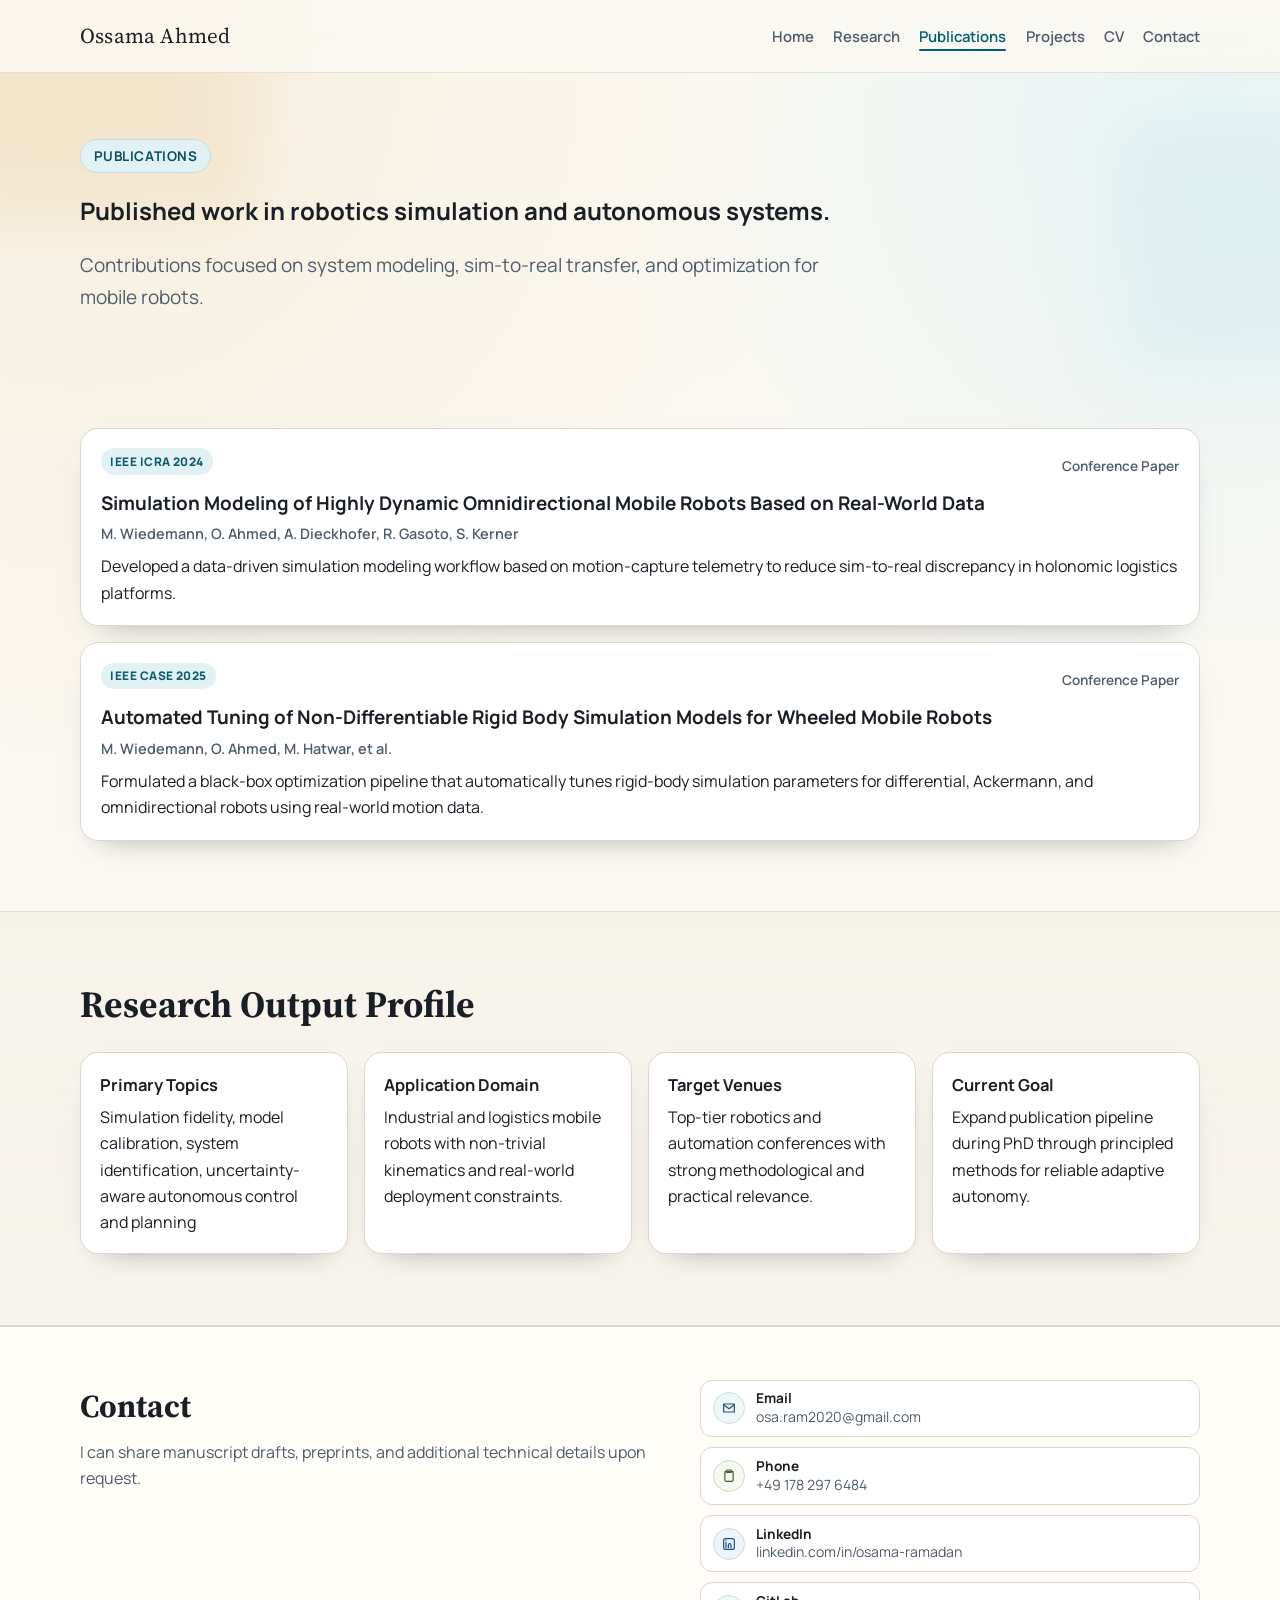
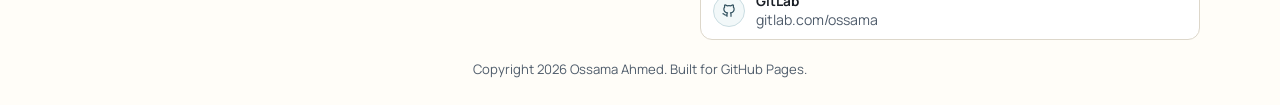
<file: publications.html>
<!DOCTYPE html>
<html lang="en">
<head>
  <meta charset="UTF-8">
  <meta name="viewport" content="width=device-width, initial-scale=1.0">
  <meta name="description" content="Publications and scholarly output by Ossama Ahmed.">
  <title>Publications | Ossama Ahmed</title>
  <link rel="preconnect" href="https://fonts.googleapis.com">
  <link rel="preconnect" href="https://fonts.gstatic.com" crossorigin>
  <link href="https://fonts.googleapis.com/css2?family=Manrope:wght@400;500;600;700;800&family=Source+Serif+4:opsz,wght@8..60,500;8..60,700&display=swap" rel="stylesheet">
  <link rel="stylesheet" href="assets/css/style.css">
</head>
<body>
  <div class="bg-orb orb-a" aria-hidden="true"></div>
  <div class="bg-orb orb-b" aria-hidden="true"></div>

  <header class="site-header">
    <nav class="navbar container" aria-label="Main navigation">
      <a class="logo" href="index.html">Ossama Ahmed</a>
      <ul class="nav-links">
        <li><a href="index.html" data-nav="home">Home</a></li>
        <li><a href="research.html" data-nav="research">Research</a></li>
        <li><a href="publications.html" data-nav="publications">Publications</a></li>
        <li><a href="projects.html" data-nav="projects">Projects</a></li>
        <li><a href="cv.html" data-nav="cv">CV</a></li>
        <li><a href="#contact">Contact</a></li>
      </ul>
    </nav>
  </header>

  <main>
    <section class="page-hero container reveal">
      <p class="eyebrow">Publications</p>
      <h1>Published work in robotics simulation and autonomous systems.</h1>
      <p class="subtitle">Contributions focused on system modeling, sim-to-real transfer, and optimization for mobile robots.</p>
    </section>

    <section class="section container reveal">
      <div class="publication-list">
        <article class="card publication-item">
          <div class="publication-topline">
            <p class="pub-venue">IEEE ICRA 2024</p>
            <p class="date">Conference Paper</p>
          </div>
          <h2>
            <a href="https://ieeexplore.ieee.org/document/10611459" target="_blank" rel="noopener noreferrer">
              Simulation Modeling of Highly Dynamic Omnidirectional Mobile Robots Based on Real-World Data
            </a>
          </h2>
          <p class="pub-authors">M. Wiedemann, O. Ahmed, A. Dieckhofer, R. Gasoto, S. Kerner</p>
          <p>
            Developed a data-driven simulation modeling workflow based on motion-capture telemetry to reduce
            sim-to-real discrepancy in holonomic logistics platforms.
          </p>
        </article>

        <article class="card publication-item">
          <div class="publication-topline">
            <p class="pub-venue">IEEE CASE 2025</p>
            <p class="date">Conference Paper</p>
          </div>
          <h2>
            <a href="https://ieeexplore.ieee.org/document/11163879" target="_blank" rel="noopener noreferrer">
              Automated Tuning of Non-Differentiable Rigid Body Simulation Models for Wheeled Mobile Robots
            </a>
          </h2>
          <p class="pub-authors">M. Wiedemann, O. Ahmed, M. Hatwar, et al.</p>
          <p>
            Formulated a black-box optimization pipeline that automatically tunes rigid-body simulation parameters
            for differential, Ackermann, and omnidirectional robots using real-world motion data.
          </p>
        </article>
      </div>
    </section>

    <section class="section section-alt reveal">
      <div class="container">
        <div class="section-heading">
          <h2>Research Output Profile</h2>
        </div>
        <div class="quick-grid">
          <article class="card quick-card">
            <h3>Primary Topics</h3>
            <p>Simulation fidelity, model calibration, system identification, uncertainty-aware autonomous control and planning</p>
          </article>
          <article class="card quick-card">
            <h3>Application Domain</h3>
            <p>Industrial and logistics mobile robots with non-trivial kinematics and real-world deployment constraints.</p>
          </article>
          <article class="card quick-card">
            <h3>Target Venues</h3>
            <p>Top-tier robotics and automation conferences with strong methodological and practical relevance.</p>
          </article>
          <article class="card quick-card">
            <h3>Current Goal</h3>
            <p>Expand publication pipeline during PhD through principled methods for reliable adaptive autonomy.</p>
          </article>
        </div>
      </div>
    </section>
  </main>

  <footer id="contact" class="footer reveal">
    <div class="container footer-grid">
      <div>
        <h2>Contact</h2>
        <p>I can share manuscript drafts, preprints, and additional technical details upon request.</p>
      </div>
      <div class="contact-list" aria-label="Contact links">
        <a class="contact-link" href="mailto:osa.ram2020@gmail.com" aria-label="Send an email to Ossama Ahmed">
          <span class="contact-link-icon" aria-hidden="true">
            <svg viewBox="0 0 24 24" fill="none" xmlns="http://www.w3.org/2000/svg">
              <path d="M4 6h16v12H4z" stroke="currentColor" stroke-width="1.8" stroke-linejoin="round"/>
              <path d="m4 7 8 6 8-6" stroke="currentColor" stroke-width="1.8" stroke-linecap="round" stroke-linejoin="round"/>
            </svg>
          </span>
          <span class="contact-link-text">
            <strong>Email</strong>
            <span>osa.ram2020@gmail.com</span>
          </span>
        </a>
        <a class="contact-link" href="tel:+491782976484" aria-label="Call Ossama Ahmed">
          <span class="contact-link-icon" aria-hidden="true">
            <svg viewBox="0 0 24 24" fill="none" xmlns="http://www.w3.org/2000/svg">
              <path d="M8.5 3h7v3.5h-7z" stroke="currentColor" stroke-width="1.8" stroke-linejoin="round"/>
              <path d="M6.8 5.5h10.4a1 1 0 0 1 1 1v11a2.5 2.5 0 0 1-2.5 2.5H8.3A2.5 2.5 0 0 1 5.8 17.5v-11a1 1 0 0 1 1-1Z" stroke="currentColor" stroke-width="1.8"/>
            </svg>
          </span>
          <span class="contact-link-text">
            <strong>Phone</strong>
            <span>+49 178 297 6484</span>
          </span>
        </a>
        <a class="contact-link" href="https://www.linkedin.com/in/osama-ramadan" target="_blank" rel="noopener noreferrer" aria-label="Open Ossama Ahmed LinkedIn profile">
          <span class="contact-link-icon" aria-hidden="true">
            <svg viewBox="0 0 24 24" fill="none" xmlns="http://www.w3.org/2000/svg">
              <path d="M7.5 9.5v8M7.5 6.5v.01M11 17.5v-4c0-1.1.9-2 2-2s2 .9 2 2v4" stroke="currentColor" stroke-width="1.8" stroke-linecap="round"/>
              <rect x="4" y="4" width="16" height="16" rx="2.5" stroke="currentColor" stroke-width="1.8"/>
            </svg>
          </span>
          <span class="contact-link-text">
            <strong>LinkedIn</strong>
            <span>linkedin.com/in/osama-ramadan</span>
          </span>
        </a>
        <a class="contact-link" href="https://gitlab.com/osa.ram2020/projects" target="_blank" rel="noopener noreferrer" aria-label="Open Ossama Ahmed GitHub profile">
          <span class="contact-link-icon" aria-hidden="true">
            <svg viewBox="0 0 24 24" fill="none" xmlns="http://www.w3.org/2000/svg">
              <path d="M9 18c-4 1.2-4-2-6-2m12 4v-3a2.7 2.7 0 0 0-.8-2.1c2.7-.3 5.5-1.3 5.5-5.8A4.5 4.5 0 0 0 18.5 6 4.2 4.2 0 0 0 18.4 3S17.3 2.7 15 4.2a12 12 0 0 0-6 0C6.7 2.7 5.6 3 5.6 3A4.2 4.2 0 0 0 5.5 6a4.5 4.5 0 0 0-1.2 3.1c0 4.5 2.8 5.5 5.5 5.8A2.7 2.7 0 0 0 9 17v3" stroke="currentColor" stroke-width="1.8" stroke-linecap="round" stroke-linejoin="round"/>
            </svg>
          </span>
          <span class="contact-link-text">
            <strong>GitLab</strong>
            <span>gitlab.com/ossama</span>
          </span>
        </a>
      </div>
    </div>
    <p class="copyright">Copyright 2026 Ossama Ahmed. Built for GitHub Pages.</p>
  </footer>

  <script src="assets/js/main.js"></script>
</body>
</html>
</file>
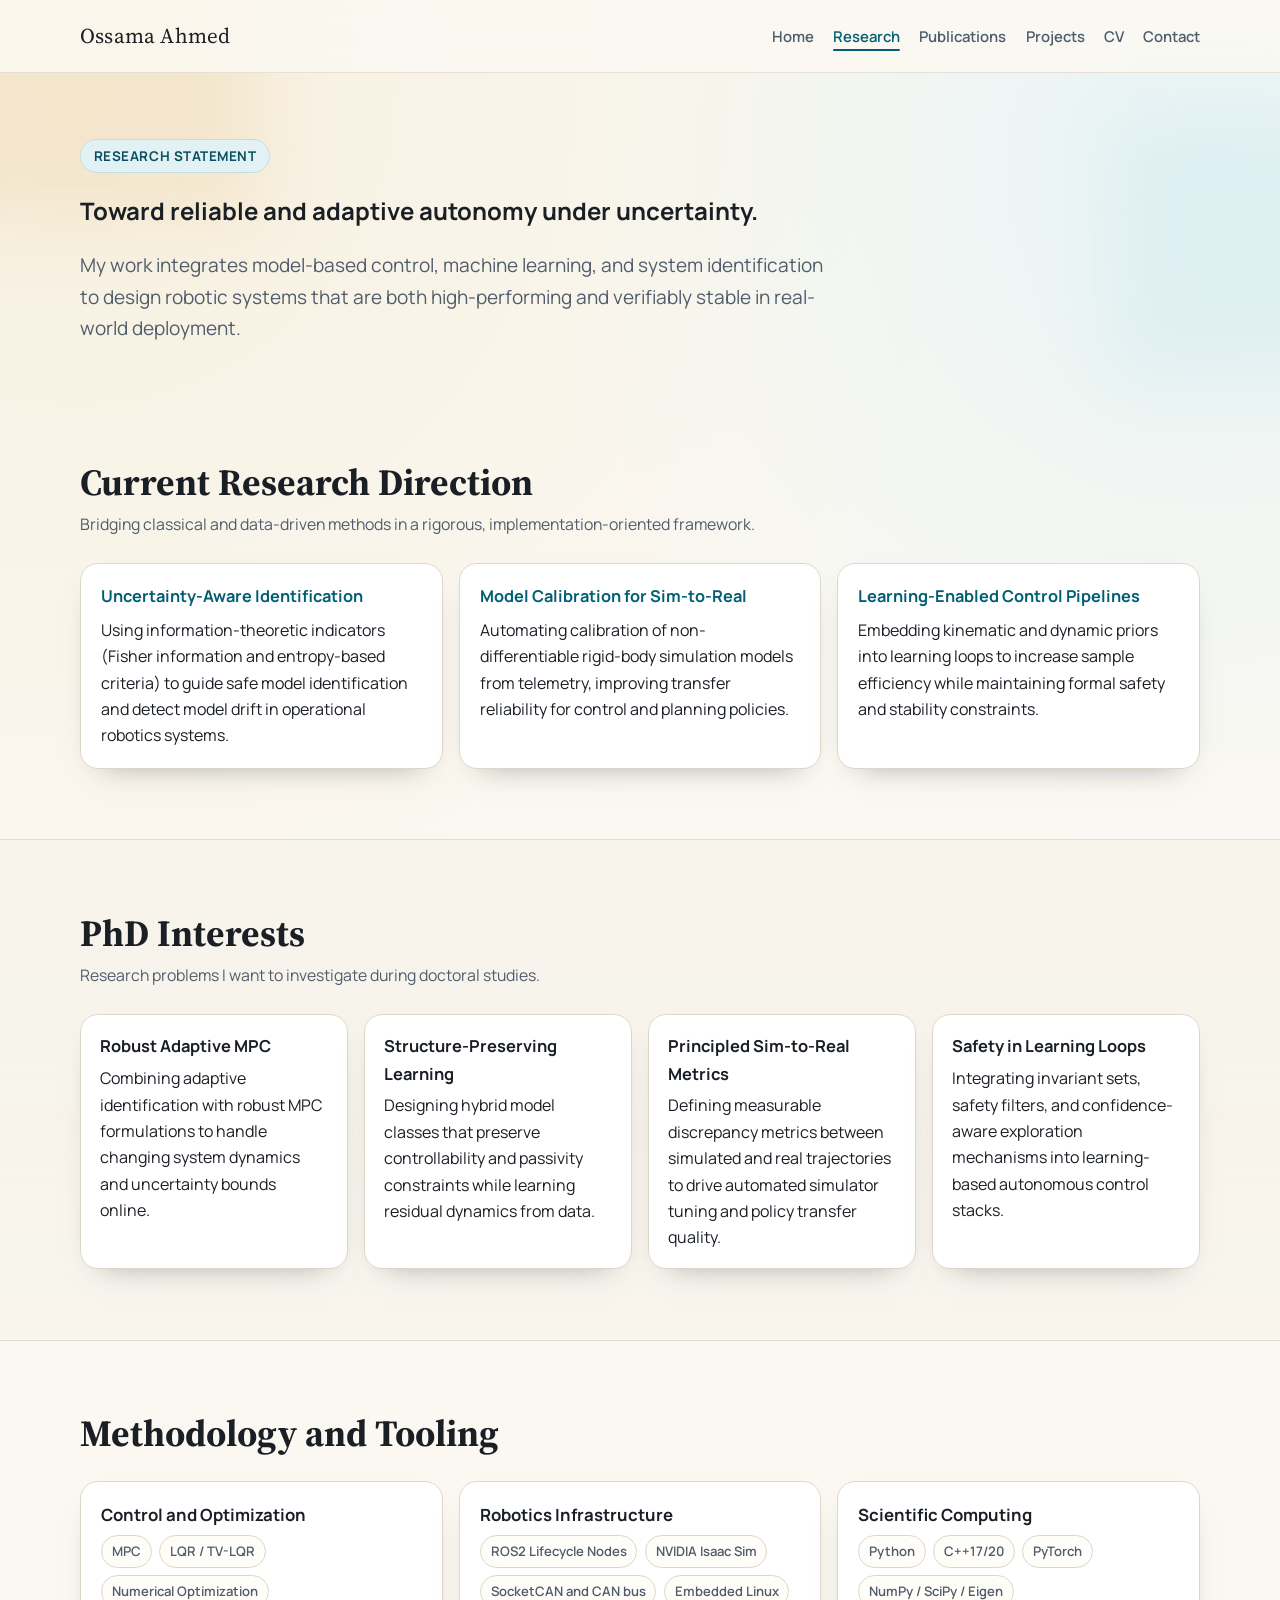
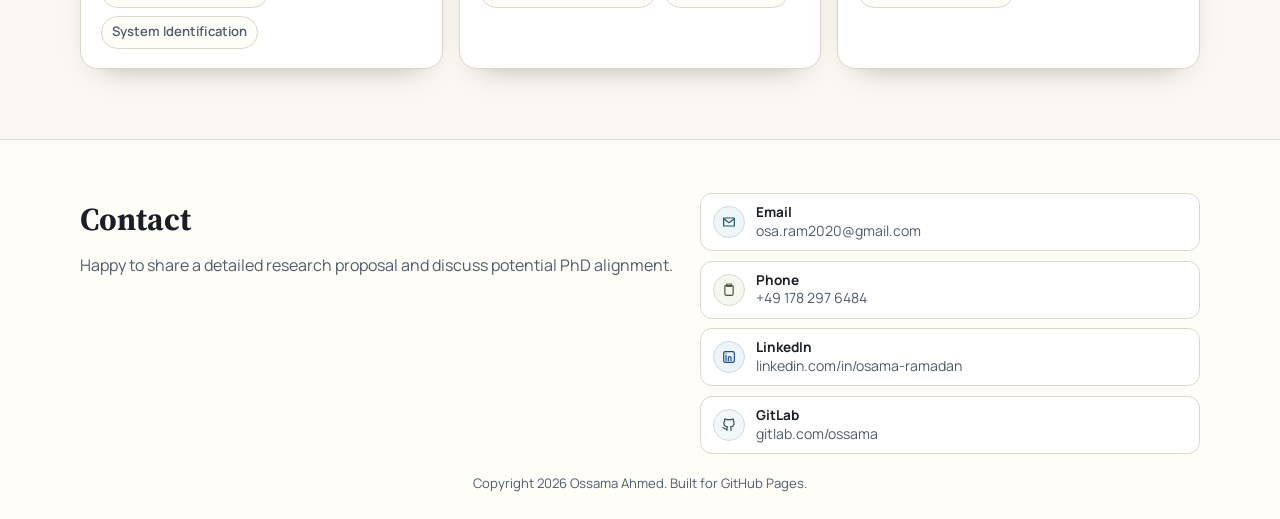
<file: research.html>
<!DOCTYPE html>
<html lang="en">
<head>
  <meta charset="UTF-8">
  <meta name="viewport" content="width=device-width, initial-scale=1.0">
  <meta name="description" content="Research statement and PhD interests of Ossama Ahmed in autonomous systems and control.">
  <title>Research | Ossama Ahmed</title>
  <link rel="preconnect" href="https://fonts.googleapis.com">
  <link rel="preconnect" href="https://fonts.gstatic.com" crossorigin>
  <link href="https://fonts.googleapis.com/css2?family=Manrope:wght@400;500;600;700;800&family=Source+Serif+4:opsz,wght@8..60,500;8..60,700&display=swap" rel="stylesheet">
  <link rel="stylesheet" href="assets/css/style.css">
</head>
<body>
  <div class="bg-orb orb-a" aria-hidden="true"></div>
  <div class="bg-orb orb-b" aria-hidden="true"></div>

  <header class="site-header">
    <nav class="navbar container" aria-label="Main navigation">
      <a class="logo" href="index.html">Ossama Ahmed</a>
      <ul class="nav-links">
        <li><a href="index.html" data-nav="home">Home</a></li>
        <li><a href="research.html" data-nav="research">Research</a></li>
        <li><a href="publications.html" data-nav="publications">Publications</a></li>
        <li><a href="projects.html" data-nav="projects">Projects</a></li>
        <li><a href="cv.html" data-nav="cv">CV</a></li>
        <li><a href="#contact">Contact</a></li>
      </ul>
    </nav>
  </header>

  <main>
    <section class="page-hero container reveal">
      <p class="eyebrow">Research Statement</p>
      <h1>Toward reliable and adaptive autonomy under uncertainty.</h1>
      <p class="subtitle">
        My work integrates model-based control, machine learning, and system identification to design robotic
        systems that are both high-performing and verifiably stable in real-world deployment.
      </p>
    </section>

    <section class="section container reveal">
      <div class="section-heading">
        <h2>Current Research Direction</h2>
        <p>Bridging classical and data-driven methods in a rigorous, implementation-oriented framework.</p>
      </div>
      <div class="focus-grid">
        <article class="card focus-card">
          <h3>Uncertainty-Aware Identification</h3>
          <p>Using information-theoretic indicators (Fisher information and entropy-based criteria) to guide safe model identification and detect model drift in operational robotics systems.</p>
        </article>
        <article class="card focus-card">
          <h3>Model Calibration for Sim-to-Real</h3>
          <p>Automating calibration of non-differentiable rigid-body simulation models from telemetry, improving transfer reliability for control and planning policies.</p>
        </article>
        <article class="card focus-card">
          <h3>Learning-Enabled Control Pipelines</h3>
          <p>Embedding kinematic and dynamic priors into learning loops to increase sample efficiency while maintaining formal safety and stability constraints.</p>
        </article>
      </div>
    </section>

    <section class="section section-alt reveal">
      <div class="container">
        <div class="section-heading">
          <h2>PhD Interests</h2>
          <p>Research problems I want to investigate during doctoral studies.</p>
        </div>
        <div class="quick-grid">
          <article class="card quick-card">
            <h3>Robust Adaptive MPC</h3>
            <p>Combining adaptive identification with robust MPC formulations to handle changing system dynamics and uncertainty bounds online.</p>
          </article>
          <article class="card quick-card">
            <h3>Structure-Preserving Learning</h3>
            <p>Designing hybrid model classes that preserve controllability and passivity constraints while learning residual dynamics from data.</p>
          </article>
          <article class="card quick-card">
            <h3>Principled Sim-to-Real Metrics</h3>
            <p>Defining measurable discrepancy metrics between simulated and real trajectories to drive automated simulator tuning and policy transfer quality.</p>
          </article>
          <article class="card quick-card">
            <h3>Safety in Learning Loops</h3>
            <p>Integrating invariant sets, safety filters, and confidence-aware exploration mechanisms into learning-based autonomous control stacks.</p>
          </article>
        </div>
      </div>
    </section>

    <section class="section container reveal">
      <div class="section-heading">
        <h2>Methodology and Tooling</h2>
      </div>
      <div class="skills-grid">
        <article class="card skill-card">
          <h3>Control and Optimization</h3>
          <div class="skills-list">
            <span>MPC</span>
            <span>LQR / TV-LQR</span>
            <span>Numerical Optimization</span>
            <span>System Identification</span>
          </div>
        </article>
        <article class="card skill-card">
          <h3>Robotics Infrastructure</h3>
          <div class="skills-list">
            <span>ROS2 Lifecycle Nodes</span>
            <span>NVIDIA Isaac Sim</span>
            <span>SocketCAN and CAN bus</span>
            <span>Embedded Linux</span>
          </div>
        </article>
        <article class="card skill-card">
          <h3>Scientific Computing</h3>
          <div class="skills-list">
            <span>Python</span>
            <span>C++17/20</span>
            <span>PyTorch</span>
            <span>NumPy / SciPy / Eigen</span>
          </div>
        </article>
      </div>
    </section>
  </main>

  <footer id="contact" class="footer reveal">
    <div class="container footer-grid">
      <div>
        <h2>Contact</h2>
        <p>Happy to share a detailed research proposal and discuss potential PhD alignment.</p>
      </div>
      <div class="contact-list" aria-label="Contact links">
        <a class="contact-link" href="mailto:osa.ram2020@gmail.com" aria-label="Send an email to Ossama Ahmed">
          <span class="contact-link-icon" aria-hidden="true">
            <svg viewBox="0 0 24 24" fill="none" xmlns="http://www.w3.org/2000/svg">
              <path d="M4 6h16v12H4z" stroke="currentColor" stroke-width="1.8" stroke-linejoin="round"/>
              <path d="m4 7 8 6 8-6" stroke="currentColor" stroke-width="1.8" stroke-linecap="round" stroke-linejoin="round"/>
            </svg>
          </span>
          <span class="contact-link-text">
            <strong>Email</strong>
            <span>osa.ram2020@gmail.com</span>
          </span>
        </a>
        <a class="contact-link" href="tel:+491782976484" aria-label="Call Ossama Ahmed">
          <span class="contact-link-icon" aria-hidden="true">
            <svg viewBox="0 0 24 24" fill="none" xmlns="http://www.w3.org/2000/svg">
              <path d="M8.5 3h7v3.5h-7z" stroke="currentColor" stroke-width="1.8" stroke-linejoin="round"/>
              <path d="M6.8 5.5h10.4a1 1 0 0 1 1 1v11a2.5 2.5 0 0 1-2.5 2.5H8.3A2.5 2.5 0 0 1 5.8 17.5v-11a1 1 0 0 1 1-1Z" stroke="currentColor" stroke-width="1.8"/>
            </svg>
          </span>
          <span class="contact-link-text">
            <strong>Phone</strong>
            <span>+49 178 297 6484</span>
          </span>
        </a>
        <a class="contact-link" href="https://www.linkedin.com/in/osama-ramadan" target="_blank" rel="noopener noreferrer" aria-label="Open Ossama Ahmed LinkedIn profile">
          <span class="contact-link-icon" aria-hidden="true">
            <svg viewBox="0 0 24 24" fill="none" xmlns="http://www.w3.org/2000/svg">
              <path d="M7.5 9.5v8M7.5 6.5v.01M11 17.5v-4c0-1.1.9-2 2-2s2 .9 2 2v4" stroke="currentColor" stroke-width="1.8" stroke-linecap="round"/>
              <rect x="4" y="4" width="16" height="16" rx="2.5" stroke="currentColor" stroke-width="1.8"/>
            </svg>
          </span>
          <span class="contact-link-text">
            <strong>LinkedIn</strong>
            <span>linkedin.com/in/osama-ramadan</span>
          </span>
        </a>
        <a class="contact-link" href="https://gitlab.com/osa.ram2020/projects" target="_blank" rel="noopener noreferrer" aria-label="Open Ossama Ahmed GitHub profile">
          <span class="contact-link-icon" aria-hidden="true">
            <svg viewBox="0 0 24 24" fill="none" xmlns="http://www.w3.org/2000/svg">
              <path d="M9 18c-4 1.2-4-2-6-2m12 4v-3a2.7 2.7 0 0 0-.8-2.1c2.7-.3 5.5-1.3 5.5-5.8A4.5 4.5 0 0 0 18.5 6 4.2 4.2 0 0 0 18.4 3S17.3 2.7 15 4.2a12 12 0 0 0-6 0C6.7 2.7 5.6 3 5.6 3A4.2 4.2 0 0 0 5.5 6a4.5 4.5 0 0 0-1.2 3.1c0 4.5 2.8 5.5 5.5 5.8A2.7 2.7 0 0 0 9 17v3" stroke="currentColor" stroke-width="1.8" stroke-linecap="round" stroke-linejoin="round"/>
            </svg>
          </span>
          <span class="contact-link-text">
            <strong>GitLab</strong>
            <span>gitlab.com/ossama</span>
          </span>
        </a>
      </div>
    </div>
    <p class="copyright">Copyright 2026 Ossama Ahmed. Built for GitHub Pages.</p>
  </footer>

  <script src="assets/js/main.js"></script>
</body>
</html>
</file>
<file: assets/css/style.css>
:root {
  --bg: #fbf8f2;
  --bg-soft: #f3efe5;
  --surface: #fffdf8;
  --surface-strong: #ffffff;
  --text: #1a1f26;
  --text-muted: #4f5c6b;
  --accent: #005f73;
  --accent-soft: #e2f2f4;
  --border: #ddd7ca;
  --shadow: 0 14px 30px -22px rgba(20, 26, 33, 0.5);
  --radius-lg: 18px;
  --radius-md: 12px;
  --font-sans: "Manrope", "Segoe UI", sans-serif;
  --font-serif: "Source Serif 4", Georgia, serif;
}

* {
  box-sizing: border-box;
  margin: 0;
  padding: 0;
}

html {
  scroll-behavior: smooth;
}

body {
  background:
    radial-gradient(circle at 6% 4%, #f7f0df 0, transparent 38%),
    radial-gradient(circle at 95% 8%, #e8f4f5 0, transparent 30%),
    var(--bg);
  color: var(--text);
  font-family: var(--font-sans);
  line-height: 1.65;
  -webkit-font-smoothing: antialiased;
  position: relative;
  overflow-x: hidden;
}

a {
  color: var(--accent);
  text-decoration: none;
}

a:hover,
a:focus-visible {
  text-decoration: underline;
}

.bg-orb {
  pointer-events: none;
  position: fixed;
  z-index: -1;
  filter: blur(35px);
  opacity: 0.45;
}

.orb-a {
  width: 340px;
  height: 340px;
  background: #f0d9b4;
  top: -120px;
  left: -80px;
}

.orb-b {
  width: 260px;
  height: 260px;
  background: #cfe9ee;
  right: -90px;
  top: 120px;
}

.container {
  width: min(1120px, 92vw);
  margin: 0 auto;
}

.site-header {
  position: sticky;
  top: 0;
  z-index: 100;
  border-bottom: 1px solid rgba(221, 215, 202, 0.7);
  background: rgba(251, 248, 242, 0.86);
  backdrop-filter: blur(12px);
}

.navbar {
  display: flex;
  justify-content: space-between;
  align-items: center;
  min-height: 72px;
  gap: 1.4rem;
}

.logo {
  font-family: var(--font-serif);
  font-size: 1.32rem;
  letter-spacing: 0.01em;
  color: var(--text);
}

.nav-links {
  list-style: none;
  display: flex;
  align-items: center;
  gap: 1.2rem;
  flex-wrap: wrap;
}

.nav-links a {
  color: var(--text-muted);
  font-size: 0.93rem;
  font-weight: 600;
  transition: color 0.25s ease;
}

.nav-links a:hover,
.nav-links a:focus-visible {
  color: var(--accent);
  text-decoration: none;
}

.nav-links a.active {
  color: var(--accent);
  position: relative;
}

.nav-links a.active::after {
  content: "";
  position: absolute;
  left: 0;
  bottom: -0.35rem;
  width: 100%;
  height: 2px;
  border-radius: 2px;
  background: var(--accent);
}

.hero {
  padding: 5.4rem 0 4.8rem;
}

.home-main {
  display: grid;
  grid-template-columns: minmax(250px, 290px) minmax(0, 1fr);
  gap: 1.6rem;
  padding-top: 2.4rem;
  align-items: start;
}

.home-sidebar {
  position: sticky;
  top: 94px;
}

.sidebar-card {
  padding: 1rem;
  border-radius: 20px;
  background: linear-gradient(180deg, #fffefa 0%, #fffdf8 100%);
}

.sidebar-contact-list {
  margin-top: 0.95rem;
  list-style: none;
  border-top: 1px solid var(--border);
  padding-top: 0.85rem;
  display: grid;
  gap: 0.46rem;
  color: var(--text-muted);
  font-size: 0.92rem;
}

.sidebar-contact-list a {
  font-weight: 700;
}

.contact-item {
  display: inline-flex;
  align-items: center;
  gap: 0.52rem;
}

.contact-icon {
  width: 1.1rem;
  height: 1.1rem;
  display: inline-flex;
  align-items: center;
  justify-content: center;
  color: #3f5260;
  flex-shrink: 0;
}

.contact-icon svg {
  width: 100%;
  height: 100%;
}

.home-content {
  min-width: 0;
}

.home-content .hero {
  padding: 0.2rem 0 2.8rem;
}

.home-content .section {
  padding-top: 0;
}

.home-content .section + .section {
  margin-top: 3rem;
}

.hero-layout {
  display: grid;
  grid-template-columns: 1.2fr 0.8fr;
  gap: 1.2rem;
  align-items: start;
}

.hero-main {
  padding-right: 0.4rem;
}

.hero-intro {
  margin-top: 0.35rem;
  color: var(--text-muted);
  font-size: 1.02rem;
  font-weight: 600;
}

.hero-name {
  margin-top: 0.12rem;
  max-width: 920px;
  font-family: var(--font-serif);
  font-size: clamp(2.4rem, 5.2vw, 4.15rem);
  letter-spacing: -0.024em;
  line-height: 1.04;
}

.hero-role {
  margin-top: 0.58rem;
  color: var(--accent);
  font-size: clamp(1rem, 1.8vw, 1.2rem);
  font-weight: 700;
}

.page-hero {
  padding: 4.1rem 0 2.8rem;
}

.eyebrow {
  display: inline-flex;
  align-items: center;
  gap: 0.5rem;
  margin-bottom: 1.1rem;
  padding: 0.32rem 0.8rem;
  border: 1px solid #c5dde1;
  background: var(--accent-soft);
  color: #094f60;
  border-radius: 999px;
  font-size: 0.84rem;
  font-weight: 700;
  text-transform: uppercase;
  letter-spacing: 0.04em;
}

.hero h1 {
  max-width: 920px;
  font-family: var(--font-serif);
  font-size: clamp(2rem, 4.6vw, 3.45rem);
  letter-spacing: -0.018em;
  line-height: 1.14;
}

.hero-profile {
  padding: 1rem;
  border-radius: 20px;
  background: linear-gradient(180deg, #fffefa 0%, #fffdf8 100%);
}

.profile-photo-wrap {
  width: 100%;
  aspect-ratio: 3 / 4;
  max-height: 360px;
  border-radius: 14px;
  overflow: hidden;
  border: 1px solid var(--border);
  background: #f6f1e7;
}

.profile-photo {
  width: 100%;
  height: 100%;
  object-fit: cover;
  display: block;
}

.profile-details {
  margin-top: 0.85rem;
}

.profile-details h2 {
  font-family: var(--font-serif);
  font-size: 1.4rem;
  line-height: 1.2;
}

.profile-details p {
  color: var(--text-muted);
  margin-top: 0.3rem;
  font-weight: 600;
}

.profile-points {
  margin-top: 0.7rem;
  padding-left: 1rem;
  color: var(--text-muted);
  font-size: 0.91rem;
}

.profile-points li + li {
  margin-top: 0.3rem;
}

.subtitle {
  max-width: 760px;
  margin-top: 1.25rem;
  color: var(--text-muted);
  font-size: clamp(1.04rem, 1.7vw, 1.19rem);
}

.hero-meta {
  display: flex;
  flex-wrap: wrap;
  gap: 0.62rem;
  margin-top: 1.55rem;
}

.hero-meta span {
  padding: 0.28rem 0.7rem;
  background: var(--surface);
  border: 1px solid var(--border);
  border-radius: 999px;
  font-size: 0.84rem;
  font-weight: 600;
  color: var(--text-muted);
}

.hero-cta {
  margin-top: 1.9rem;
  display: flex;
  gap: 0.8rem;
  flex-wrap: wrap;
}

.btn {
  border-radius: 999px;
  padding: 0.72rem 1.2rem;
  font-size: 0.92rem;
  font-weight: 700;
  border: 1px solid transparent;
  transition: transform 0.25s ease, box-shadow 0.25s ease, background-color 0.25s ease, border-color 0.25s ease;
}

.btn:hover,
.btn:focus-visible {
  text-decoration: none;
  transform: translateY(-1px);
}

.btn-primary {
  background: var(--accent);
  color: #ffffff;
  box-shadow: 0 10px 24px -16px rgba(0, 95, 115, 0.85);
}

.btn-primary:hover,
.btn-primary:focus-visible {
  background: #0a6d82;
}

.btn-secondary {
  border-color: var(--border);
  color: var(--text);
  background: var(--surface-strong);
}

.btn-secondary:hover,
.btn-secondary:focus-visible {
  border-color: #b8c6ce;
}

.section {
  padding: 4.4rem 0;
}

.section-alt {
  background: linear-gradient(180deg, rgba(245, 241, 232, 0.7) 0%, rgba(243, 239, 229, 0.32) 100%);
  border-top: 1px solid rgba(221, 215, 202, 0.8);
  border-bottom: 1px solid rgba(221, 215, 202, 0.8);
}

.section-heading {
  margin-bottom: 1.6rem;
}

.section-heading h2 {
  font-family: var(--font-serif);
  font-size: clamp(1.7rem, 3.1vw, 2.32rem);
  line-height: 1.2;
}

.section-heading p {
  color: var(--text-muted);
  margin-top: 0.42rem;
  font-size: 0.99rem;
}

.text-link {
  display: inline-block;
  margin-top: 0.65rem;
  font-weight: 700;
}

.quick-grid,
.project-grid,
.publication-list {
  display: grid;
  gap: 1rem;
}

.quick-grid {
  grid-template-columns: repeat(auto-fit, minmax(240px, 1fr));
}

.quick-card {
  padding: 1.1rem 1.2rem;
}

.quick-card h3 {
  font-size: 1.03rem;
  margin-bottom: 0.35rem;
}

.project-grid {
  grid-template-columns: repeat(auto-fit, minmax(270px, 1fr));
  align-items: stretch;
}

.project-card {
  padding: 1.2rem 1.25rem;
  display: flex;
  flex-direction: column;
  min-height: 100%;
}

.project-card h3 {
  font-size: 1.06rem;
  margin-bottom: 0.35rem;
}

.project-meta {
  color: var(--accent);
  font-size: 0.86rem;
  font-weight: 700;
  margin-bottom: 0.5rem;
}

.project-card .skills-list {
  margin-top: auto;
  padding-top: 0.9rem;
}

.publication-list {
  grid-template-columns: 1fr;
}

.publication-item {
  padding: 1.2rem 1.25rem;
}

.publication-item h2 {
  font-size: 1.18rem;
  line-height: 1.33;
  margin-bottom: 0.38rem;
}

.publication-topline {
  display: flex;
  justify-content: space-between;
  align-items: center;
  gap: 0.6rem;
  margin-bottom: 0.5rem;
}

.project-card h3 a,
.publication-item h2 a {
  color: var(--text);
  text-decoration: none;
}

.project-card h3 a:hover,
.project-card h3 a:focus-visible,
.publication-item h2 a:hover,
.publication-item h2 a:focus-visible {
  color: var(--accent);
  text-decoration: underline;
}

.callout-card {
  padding: 1.3rem;
  display: flex;
  flex-direction: column;
  align-items: flex-start;
}

.callout-card h3 {
  font-size: 1.1rem;
  margin-bottom: 0.45rem;
}

.callout-card .btn {
  margin-top: auto;
  align-self: flex-start;
}

.compact-timeline .timeline-item {
  padding-top: 1rem;
  padding-bottom: 1rem;
}

.card {
  background: var(--surface-strong);
  border: 1px solid var(--border);
  border-radius: var(--radius-lg);
  box-shadow: var(--shadow);
}

.focus-grid {
  display: grid;
  grid-template-columns: repeat(auto-fit, minmax(220px, 1fr));
  gap: 1rem;
}

.focus-card {
  padding: 1.2rem 1.25rem;
}

.focus-card h3 {
  font-size: 1.02rem;
  margin-bottom: 0.45rem;
  color: var(--accent);
}

.timeline {
  display: grid;
  gap: 1rem;
}

.timeline-item {
  padding: 1.2rem 1.2rem 1.2rem 1.42rem;
  position: relative;
}

.timeline-item::before {
  content: "";
  position: absolute;
  left: 0;
  top: 1.35rem;
  bottom: 1.35rem;
  width: 4px;
  border-radius: 20px;
  background: linear-gradient(180deg, #0a7b91 0%, #58aab9 100%);
}

.timeline-head {
  display: flex;
  justify-content: space-between;
  align-items: flex-start;
  gap: 0.8rem;
  flex-wrap: wrap;
  margin-bottom: 0.78rem;
}

.timeline-head h3 {
  font-size: 1.05rem;
}

.role,
.degree {
  color: var(--accent);
  font-weight: 700;
  font-size: 0.91rem;
}

.date {
  color: var(--text-muted);
  font-size: 0.85rem;
  font-weight: 600;
}

.timeline-item ul {
  padding-left: 1.05rem;
  color: var(--text-muted);
}

.timeline-item li + li {
  margin-top: 0.42rem;
}

.pub-grid,
.edu-grid,
.skills-grid {
  display: grid;
  gap: 1rem;
}

.pub-grid,
.edu-grid {
  grid-template-columns: repeat(auto-fit, minmax(280px, 1fr));
}

.pub-card,
.edu-card,
.skill-card {
  padding: 1.2rem 1.25rem;
}

.pub-venue {
  display: inline-block;
  margin-bottom: 0.5rem;
  padding: 0.23rem 0.58rem;
  border-radius: 999px;
  font-size: 0.74rem;
  font-weight: 800;
  letter-spacing: 0.04em;
  text-transform: uppercase;
  background: var(--accent-soft);
  color: #0a5d6f;
}

.pub-card h3,
.edu-card h3,
.skill-card h3 {
  font-size: 1.05rem;
  margin-bottom: 0.35rem;
}

.pub-authors {
  color: var(--text-muted);
  font-weight: 600;
  font-size: 0.9rem;
  margin-bottom: 0.45rem;
}

.skills-grid {
  grid-template-columns: repeat(auto-fit, minmax(240px, 1fr));
}

.skills-list {
  display: flex;
  flex-wrap: wrap;
  gap: 0.45rem;
}

.skills-list span {
  display: inline-block;
  border: 1px solid var(--border);
  background: var(--surface);
  color: var(--text-muted);
  padding: 0.3rem 0.62rem;
  border-radius: 999px;
  font-size: 0.82rem;
  font-weight: 600;
}

.footer {
  padding: 3.3rem 0 1.5rem;
  background: var(--surface);
  border-top: 1px solid var(--border);
}

.footer-grid {
  display: grid;
  grid-template-columns: 1.2fr 1fr;
  gap: 1.2rem;
  align-items: start;
}

.footer h2 {
  font-family: var(--font-serif);
  font-size: clamp(1.44rem, 2.7vw, 2rem);
  margin-bottom: 0.4rem;
}

.footer p {
  color: var(--text-muted);
}

.contact-list {
  display: grid;
  gap: 0.62rem;
  justify-items: start;
}

.contact-link {
  width: 100%;
  display: inline-flex;
  align-items: center;
  gap: 0.68rem;
  padding: 0.62rem 0.78rem;
  border: 1px solid var(--border);
  border-radius: var(--radius-md);
  background: var(--surface-strong);
  color: var(--text);
  text-decoration: none;
  transition: border-color 0.24s ease, box-shadow 0.24s ease, transform 0.24s ease;
}

.contact-link:hover,
.contact-link:focus-visible {
  text-decoration: none;
  border-color: #bccfd5;
  box-shadow: 0 10px 24px -22px rgba(16, 40, 58, 0.75);
  transform: translateY(-1px);
}

.contact-link-icon {
  width: 2rem;
  height: 2rem;
  border-radius: 999px;
  border: 1px solid #cadde2;
  background: #f2f8f9;
  color: #31515f;
  display: inline-flex;
  align-items: center;
  justify-content: center;
  flex-shrink: 0;
}

.contact-link-icon svg {
  width: 1rem;
  height: 1rem;
}

.contact-link[href^="mailto:"] .contact-link-icon {
  border-color: #c8dce0;
  background: #eef7f8;
  color: #255463;
}

.contact-link[href^="tel:"] .contact-link-icon {
  border-color: #d4dbc8;
  background: #f4f8ee;
  color: #4a5d31;
}

.contact-link[href*="linkedin.com"] .contact-link-icon {
  border-color: #c8d9ea;
  background: #eef4fb;
  color: #184f8d;
}

.contact-link[href*="github.com"] .contact-link-icon {
  border-color: #d5d4de;
  background: #f4f3f8;
  color: #35324a;
}

.contact-link[href*="linkedin.com"]:hover,
.contact-link[href*="linkedin.com"]:focus-visible {
  border-color: #b6cfe7;
}

.contact-link[href*="github.com"]:hover,
.contact-link[href*="github.com"]:focus-visible {
  border-color: #c8c6d7;
}

.contact-link-text {
  display: grid;
  gap: 0.08rem;
  min-width: 0;
}

.contact-link-text strong {
  font-size: 0.85rem;
  line-height: 1.2;
}

.contact-link-text span {
  color: var(--text-muted);
  font-size: 0.88rem;
  line-height: 1.3;
  overflow-wrap: anywhere;
}

.copyright {
  margin-top: 1.2rem;
  text-align: center;
  color: var(--text-muted);
  font-size: 0.82rem;
}

.reveal {
  opacity: 0;
  transform: translateY(18px);
  transition: opacity 0.58s ease, transform 0.58s ease;
}

.reveal.is-visible {
  opacity: 1;
  transform: translateY(0);
}

@media (max-width: 780px) {
  .navbar {
    min-height: auto;
    padding: 0.9rem 0;
    flex-direction: column;
    align-items: flex-start;
  }

  .footer-grid {
    grid-template-columns: 1fr;
  }

  .timeline-head {
    flex-direction: column;
  }

  .publication-topline {
    flex-direction: column;
    align-items: flex-start;
  }

  .home-main {
    grid-template-columns: 1fr;
    padding-top: 1.6rem;
  }

  .home-sidebar {
    position: static;
  }

  .sidebar-card {
    max-width: 520px;
  }

  .home-content .hero {
    padding-top: 1.2rem;
  }

  .hero-layout {
    grid-template-columns: 1fr;
  }

  .hero-profile {
    max-width: 460px;
  }
}

@media (max-width: 560px) {
  .hero {
    padding-top: 4.2rem;
  }

  .section {
    padding: 3.3rem 0;
  }

  .btn {
    width: 100%;
    text-align: center;
  }

  .contact-link {
    padding: 0.58rem 0.7rem;
  }
}

@media (prefers-reduced-motion: reduce) {
  html {
    scroll-behavior: auto;
  }

  .reveal {
    opacity: 1;
    transform: none;
    transition: none;
  }

  .btn {
    transition: none;
  }
}
</file>
